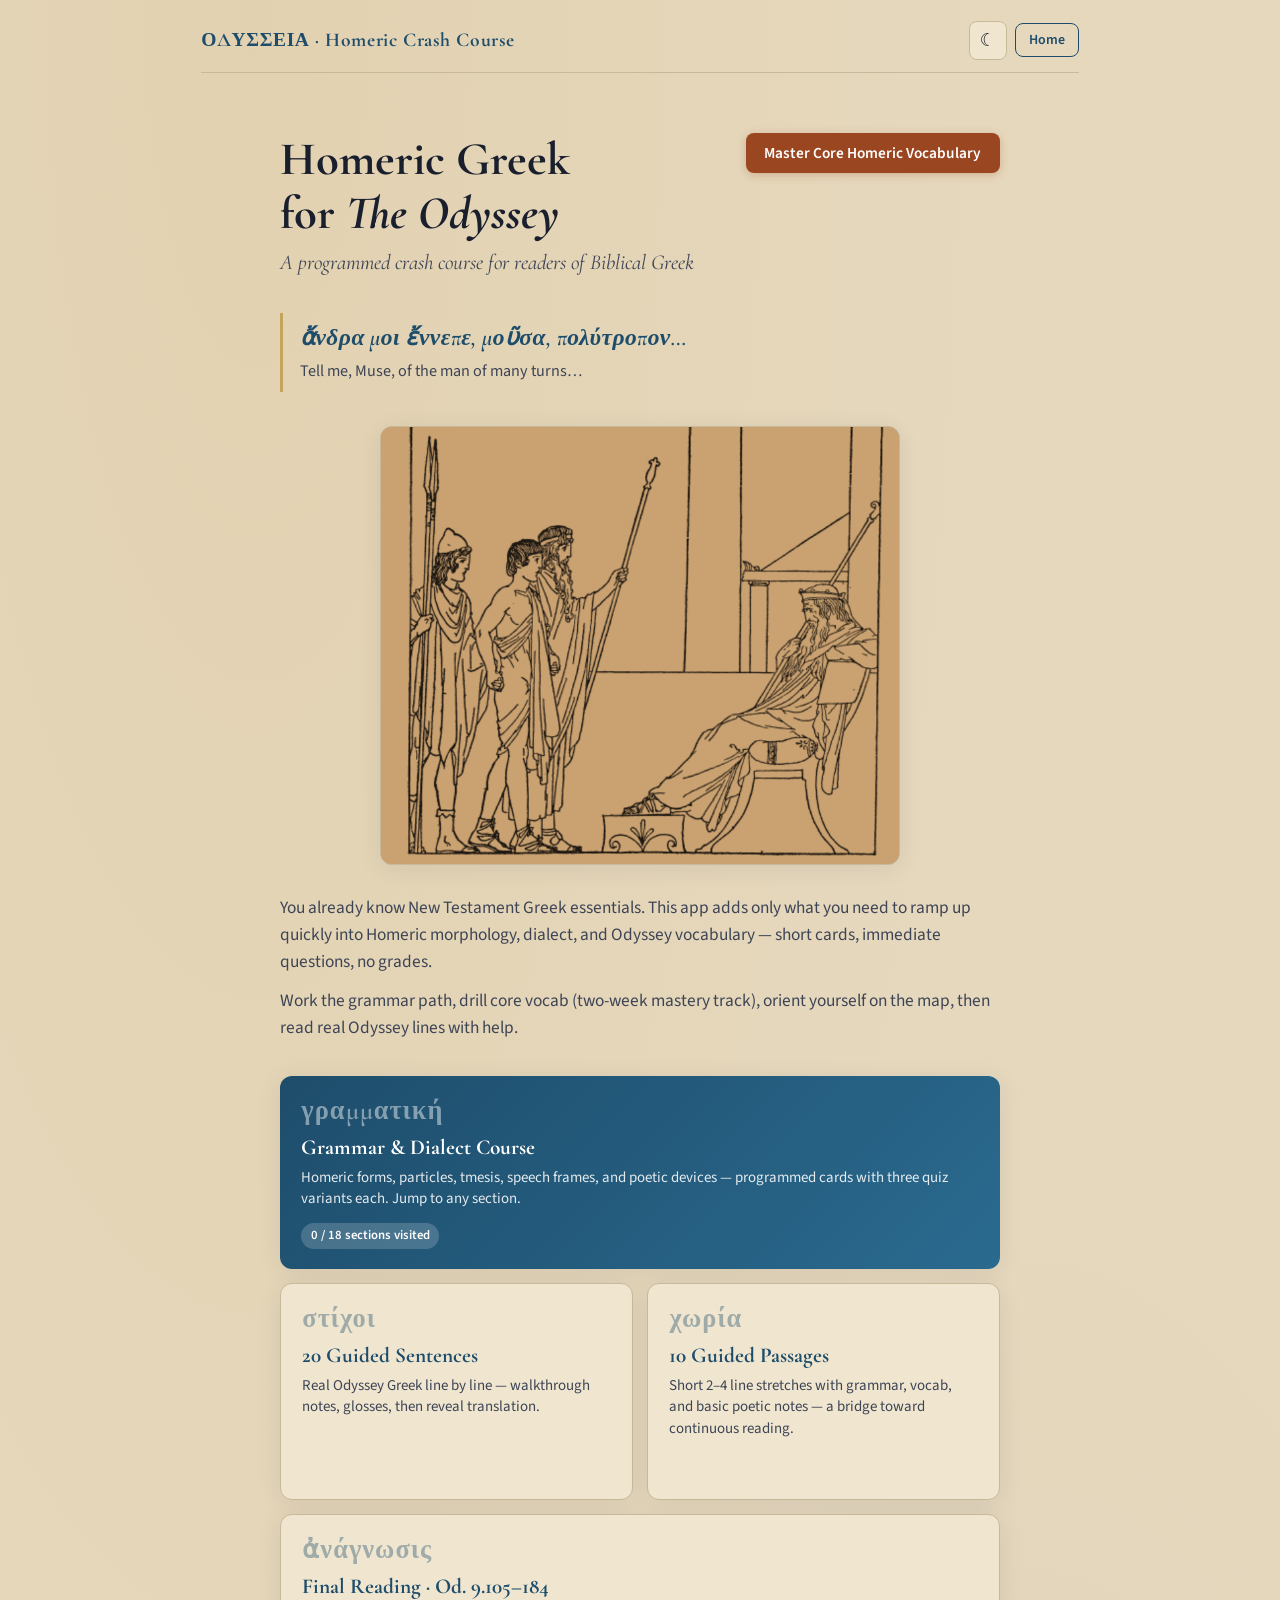
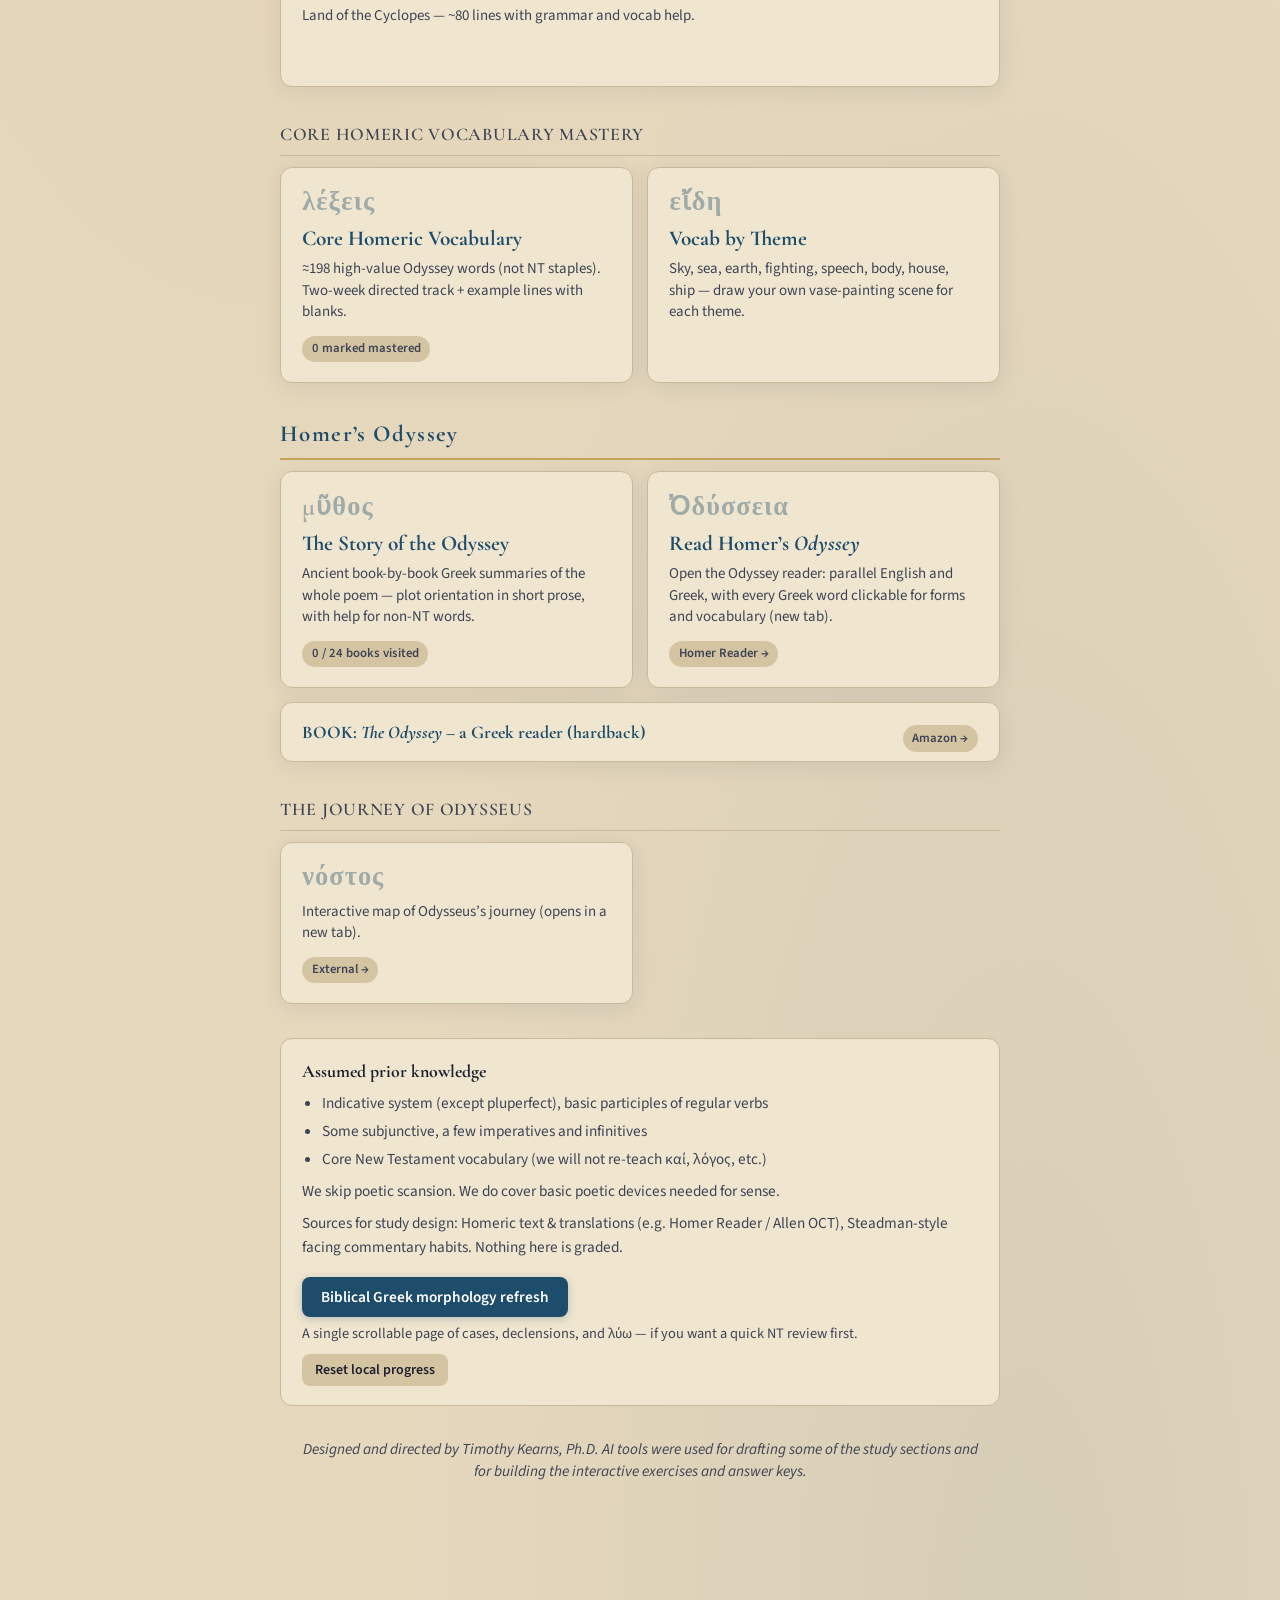
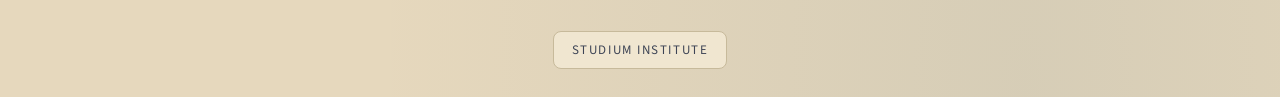
<file: index.html>
<!DOCTYPE html>
<html lang="en">
<head>
  <meta charset="UTF-8" />
  <meta name="viewport" content="width=device-width, initial-scale=1" />
  <title>Homeric Greek for The Odyssey — Crash Course for Biblical Greek Readers</title>
  <link rel="stylesheet" href="css/styles.css" />
  <link rel="preconnect" href="https://fonts.googleapis.com" />
  <link rel="preconnect" href="https://fonts.gstatic.com" crossorigin />
  <link href="https://fonts.googleapis.com/css2?family=Cormorant+Garamond:ital,wght@0,400;0,600;0,700;1,400&family=Source+Sans+3:wght@400;500;600;700&display=swap" rel="stylesheet" />
</head>
<body>
  <div id="app">
    <!-- Views injected by app.js -->
  </div>
  <div class="si-home"><a href="https://studiuminstitute.org">Studium Institute</a></div>

  <script src="js/storage.js"></script>
  <script src="js/data/grammar.js"></script>
  <script src="js/data/vocab.js"></script>
  <script src="js/data/thematic.js"></script>
  <script src="js/data/thematic-art.js"></script>
  <script src="js/data/map.js"></script>
  <script src="js/data/reading.js"></script>
  <script src="js/data/odyssey-story.js"></script>
  <script src="js/data/nt-refresh.js"></script>
  <script src="js/app.js"></script>
</body>
</html>
</file>
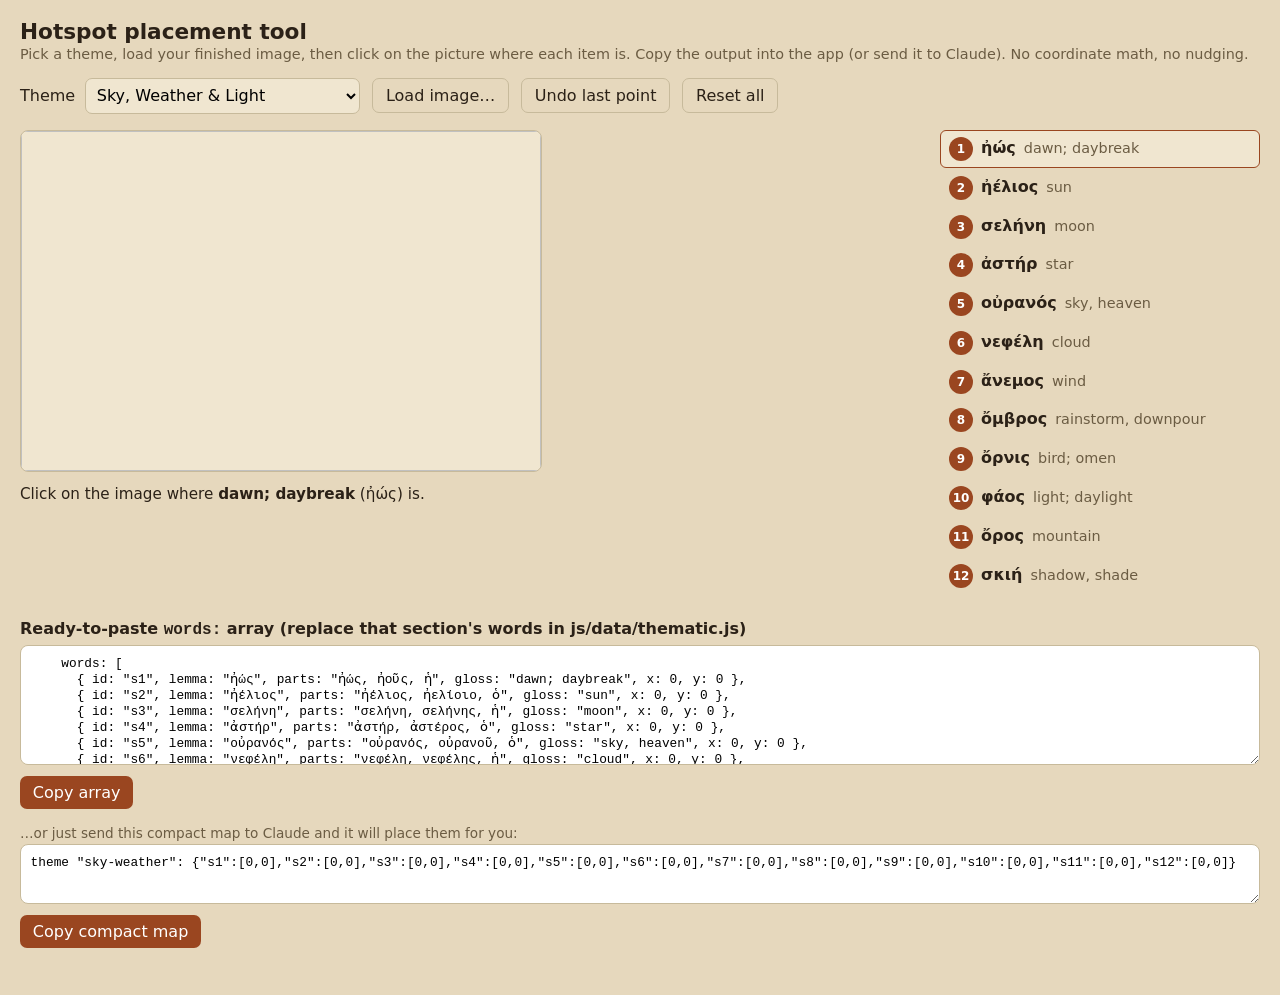
<file: hotspot-placement-tool.html>
<!doctype html>
<html lang="en">
<head>
<meta charset="utf-8">
<meta name="viewport" content="width=device-width, initial-scale=1">
<title>Hotspot Placement Tool — Homeric Grammar</title>
<style>
  :root{--ink:#2b2117;--tan:#e6d8bd;--card:#f0e6d0;--burnt:#9a4620;--mist:#c7ba9b;--soft:#6b5c43;}
  *{box-sizing:border-box;}
  body{margin:0;font-family:system-ui,Segoe UI,Roboto,sans-serif;background:var(--tan);color:var(--ink);padding:1rem 1.25rem 3rem;}
  h1{font-size:1.35rem;margin:.2rem 0 .1rem;}
  .sub{color:var(--soft);font-size:.9rem;margin:0 0 1rem;}
  .controls{display:flex;gap:.75rem;flex-wrap:wrap;align-items:center;margin-bottom:1rem;}
  select,input[type=file],button{font:inherit;}
  button{background:var(--burnt);color:#fff;border:none;border-radius:7px;padding:.45rem .8rem;cursor:pointer;}
  button.ghost{background:transparent;color:var(--ink);border:1.5px solid var(--mist);}
  select{padding:.4rem;border-radius:7px;border:1.5px solid var(--mist);background:var(--card);}
  .main{display:flex;gap:1.25rem;align-items:flex-start;flex-wrap:wrap;}
  .stage{flex:1 1 520px;min-width:320px;}
  #imgwrap{position:relative;display:inline-block;max-width:100%;border:1px solid var(--mist);border-radius:8px;overflow:hidden;background:var(--card);}
  #img{display:block;max-width:100%;height:auto;cursor:crosshair;}
  #img:not([src]){min-width:520px;min-height:340px;}
  #markers{position:absolute;inset:0;pointer-events:none;}
  .mk{position:absolute;transform:translate(-50%,-50%);width:26px;height:26px;border-radius:50%;background:var(--burnt);color:#fff;border:2px solid #f2e7cf;display:flex;align-items:center;justify-content:center;font-weight:700;font-size:13px;}
  .hint{font-size:.95rem;margin:.6rem 0;color:var(--ink);min-height:1.4em;}
  .side{flex:0 0 320px;max-width:360px;}
  ol{list-style:none;margin:0;padding:0;counter-reset:n;}
  ol li{display:flex;gap:.5rem;align-items:baseline;padding:.4rem .5rem;border-radius:6px;cursor:pointer;border:1px solid transparent;}
  ol li:hover{background:var(--card);}
  ol li.sel{border-color:var(--burnt);background:var(--card);}
  ol li.done{opacity:.62;}
  .n{display:inline-flex;width:1.5rem;height:1.5rem;flex:0 0 auto;align-items:center;justify-content:center;background:var(--burnt);color:#fff;border-radius:50%;font-size:.75rem;font-weight:700;}
  .gk{font-weight:700;}
  .en{color:var(--soft);font-size:.9rem;}
  .chk{color:#2f7d32;font-weight:700;}
  h3{margin:1.5rem 0 .4rem;font-size:1rem;}
  textarea{width:100%;min-height:120px;font-family:ui-monospace,Menlo,Consolas,monospace;font-size:.8rem;border:1.5px solid var(--mist);border-radius:8px;padding:.6rem;background:#fff;}
  .note{color:var(--soft);font-size:.85rem;margin:1rem 0 .2rem;}
  .row{display:flex;gap:.5rem;align-items:center;margin-top:.4rem;}
</style>
</head>
<body>
<h1>Hotspot placement tool</h1>
<p class="sub">Pick a theme, load your finished image, then click on the picture where each item is. Copy the output into the app (or send it to Claude). No coordinate math, no nudging.</p>
<div class="controls">
  <label>Theme &nbsp;<select id="theme"></select></label>
  <label class="ghostlabel"><button class="ghost" id="pick">Load image…</button><input type="file" id="file" accept="image/*" hidden></label>
  <button class="ghost" id="undo">Undo last point</button>
  <button class="ghost" id="reset">Reset all</button>
</div>
<div class="main">
  <div class="stage">
    <div id="imgwrap"><img id="img" alt=""><div id="markers"></div></div>
    <p class="hint" id="hint"></p>
  </div>
  <div class="side"><ol id="list"></ol></div>
</div>
<h3>Ready-to-paste <code>words:</code> array (replace that section's words in js/data/thematic.js)</h3>
<textarea id="out" readonly></textarea>
<div class="row"><button id="copy">Copy array</button></div>
<p class="note">…or just send this compact map to Claude and it will place them for you:</p>
<textarea id="out2" readonly style="min-height:60px"></textarea>
<div class="row"><button id="copy2">Copy compact map</button></div>

<script>
var DATA = [{"id":"sky-weather","title":"Sky, Weather & Light","words":[{"id":"s1","lemma":"ἠώς","parts":"ἠώς, ἠοῦς, ἡ","gloss":"dawn; daybreak"},{"id":"s2","lemma":"ἠέλιος","parts":"ἠέλιος, ἠελίοιο, ὁ","gloss":"sun"},{"id":"s3","lemma":"σελήνη","parts":"σελήνη, σελήνης, ἡ","gloss":"moon"},{"id":"s4","lemma":"ἀστήρ","parts":"ἀστήρ, ἀστέρος, ὁ","gloss":"star"},{"id":"s5","lemma":"οὐρανός","parts":"οὐρανός, οὐρανοῦ, ὁ","gloss":"sky, heaven"},{"id":"s6","lemma":"νεφέλη","parts":"νεφέλη, νεφέλης, ἡ","gloss":"cloud"},{"id":"s7","lemma":"ἄνεμος","parts":"ἄνεμος, ἀνέμου, ὁ","gloss":"wind"},{"id":"s8","lemma":"ὄμβρος","parts":"ὄμβρος, ὄμβρου, ὁ","gloss":"rainstorm, downpour"},{"id":"s9","lemma":"ὄρνις","parts":"ὄρνις, ὄρνιθος, ὁ/ἡ","gloss":"bird; omen"},{"id":"s10","lemma":"φάος","parts":"φάος, φάεος, τό","gloss":"light; daylight"},{"id":"s11","lemma":"ὄρος","parts":"ὄρος, ὄρεος, τό","gloss":"mountain"},{"id":"s12","lemma":"σκιή","parts":"σκιή, σκιῆς, ἡ","gloss":"shadow, shade"}]},{"id":"earth-plants","title":"Earth, Land & Growing Things","words":[{"id":"e1","lemma":"γαῖα","parts":"γαῖα, γαίης, ἡ","gloss":"earth, land"},{"id":"e2","lemma":"χθών","parts":"χθών, χθονός, ἡ","gloss":"ground, soil"},{"id":"e3","lemma":"ἄρουρα","parts":"ἄρουρα, ἀρούρης, ἡ","gloss":"ploughed field, tilth"},{"id":"e4","lemma":"ἄροτρον","parts":"ἄροτρον, ἀρότρου, τό","gloss":"plough"},{"id":"e5","lemma":"δένδρεον","parts":"δένδρεον, δενδρέου, τό","gloss":"tree"},{"id":"e6","lemma":"ὕλη","parts":"ὕλη, ὕλης, ἡ","gloss":"wood, forest; timber"},{"id":"e7","lemma":"καρπός","parts":"καρπός, καρποῦ, ὁ","gloss":"fruit; crop"},{"id":"e8","lemma":"ἄνθος","parts":"ἄνθος, ἄνθεος, τό","gloss":"flower, bloom"},{"id":"e9","lemma":"ἄμπελος","parts":"ἄμπελος, ἀμπέλου, ἡ","gloss":"vine"},{"id":"e10","lemma":"σταφυλή","parts":"σταφυλή, σταφυλῆς, ἡ","gloss":"bunch of grapes"},{"id":"e11","lemma":"κρήνη","parts":"κρήνη, κρήνης, ἡ","gloss":"spring, fountain"},{"id":"e12","lemma":"πέτρη","parts":"πέτρη, πέτρης, ἡ","gloss":"rock, crag"}]},{"id":"sea-water","title":"Sea, Water & Shore","words":[{"id":"w1","lemma":"θάλασσα","parts":"θάλασσα, θαλάσσης, ἡ","gloss":"sea"},{"id":"w2","lemma":"πόντος","parts":"πόντος, πόντου, ὁ","gloss":"open sea, the deep"},{"id":"w3","lemma":"ἅλς","parts":"ἅλς, ἁλός, ἡ","gloss":"the salt sea; (m.) salt"},{"id":"w4","lemma":"κῦμα","parts":"κῦμα, κύματος, τό","gloss":"wave, swell"},{"id":"w5","lemma":"ὕδωρ","parts":"ὕδωρ, ὕδατος, τό","gloss":"water"},{"id":"w6","lemma":"ποταμός","parts":"ποταμός, ποταμοῦ, ὁ","gloss":"river"},{"id":"w7","lemma":"πηγή","parts":"πηγή, πηγῆς, ἡ","gloss":"spring, source"},{"id":"w8","lemma":"νῆσος","parts":"νῆσος, νήσου, ἡ","gloss":"island"},{"id":"w9","lemma":"ἀκτή","parts":"ἀκτή, ἀκτῆς, ἡ","gloss":"headland, jutting shore"},{"id":"w10","lemma":"ἠιών","parts":"ἠιών, ἠιόνος, ἡ","gloss":"beach, strand"},{"id":"w11","lemma":"λιμήν","parts":"λιμήν, λιμένος, ὁ","gloss":"harbour, haven"},{"id":"w12","lemma":"σπέος","parts":"σπέος, σπείους, τό","gloss":"cave, grotto"},{"id":"w13","lemma":"ἰχθύς","parts":"ἰχθύς, ἰχθύος, ὁ","gloss":"fish"}]},{"id":"ship","title":"Ship & Voyage Gear","words":[{"id":"n1","lemma":"νηῦς","parts":"νηῦς, νηός, ἡ","gloss":"ship"},{"id":"n2","lemma":"ἱστός","parts":"ἱστός, ἱστοῦ, ὁ","gloss":"mast; (also) loom"},{"id":"n3","lemma":"ἱστίον","parts":"ἱστίον, ἱστίου, τό","gloss":"sail"},{"id":"n4","lemma":"κάλως","parts":"κάλως, κάλω, ὁ","gloss":"rope, cable, brace"},{"id":"n5","lemma":"ἐρετμόν","parts":"ἐρετμόν, ἐρετμοῦ, τό","gloss":"oar"},{"id":"n6","lemma":"πηδάλιον","parts":"πηδάλιον, πηδαλίου, τό","gloss":"steering-oar, rudder"},{"id":"n7","lemma":"πρῷρα","parts":"πρῷρα, πρῴρης, ἡ","gloss":"prow, bow"},{"id":"n8","lemma":"πρύμνη","parts":"πρύμνη, πρύμνης, ἡ","gloss":"stern"},{"id":"n9","lemma":"τρόπις","parts":"τρόπις, τρόπιος, ἡ","gloss":"keel"},{"id":"n10","lemma":"ζυγόν","parts":"ζυγόν, ζυγοῦ, τό","gloss":"rowing-bench, thwart; yoke"},{"id":"n11","lemma":"ἑταῖρος","parts":"ἑταῖρος, ἑταίρου, ὁ","gloss":"comrade, companion"},{"id":"n12","lemma":"πλέω","parts":"πλέω, πλεύσομαι, ἔπλευσα, πέπλευκα","gloss":"sail, voyage"},{"id":"n13","lemma":"ἐρέσσω","parts":"ἐρέσσω, ἐρέσω, ἤρεσα","gloss":"row"}]},{"id":"fighting","title":"Fighting, Arms & Death","words":[{"id":"f1","lemma":"κόρυς","parts":"κόρυς, κόρυθος, ἡ","gloss":"helmet"},{"id":"f2","lemma":"θώρηξ","parts":"θώρηξ, θώρηκος, ὁ","gloss":"breastplate, corslet"},{"id":"f3","lemma":"ἀσπίς","parts":"ἀσπίς, ἀσπίδος, ἡ","gloss":"shield"},{"id":"f4","lemma":"ἔγχος","parts":"ἔγχος, ἔγχεος, τό","gloss":"spear"},{"id":"f5","lemma":"δόρυ","parts":"δόρυ, δούρατος, τό","gloss":"spear-shaft; beam of wood"},{"id":"f6","lemma":"ξίφος","parts":"ξίφος, ξίφεος, τό","gloss":"sword"},{"id":"f7","lemma":"τόξον","parts":"τόξον, τόξου, τό","gloss":"bow"},{"id":"f8","lemma":"ἰός","parts":"ἰός, ἰοῦ, ὁ","gloss":"arrow"},{"id":"f9","lemma":"χαλκός","parts":"χαλκός, χαλκοῦ, ὁ","gloss":"bronze; a bronze weapon"},{"id":"f10","lemma":"βάλλω","parts":"βάλλω, βαλέω, ἔβαλον, βέβληκα","gloss":"throw, hurl; strike with a missile"},{"id":"f11","lemma":"κτείνω","parts":"κτείνω, κτενέω, ἔκτανον, ἔκτονα","gloss":"kill, slay"},{"id":"f12","lemma":"θνῄσκω","parts":"θνῄσκω, θανέομαι, ἔθανον, τέθνηκα","gloss":"die; be killed"},{"id":"f13","lemma":"φεύγω","parts":"φεύγω, φεύξομαι, ἔφυγον, πέφευγα","gloss":"flee, run away; escape"},{"id":"f14","lemma":"θέω","parts":"θέω, θεύσομαι","gloss":"run"}]},{"id":"speaking","title":"Speaking, Singing & Counsel","words":[{"id":"p1","lemma":"ἔπος","parts":"ἔπος, ἔπεος, τό","gloss":"word; utterance"},{"id":"p2","lemma":"μῦθος","parts":"μῦθος, μύθου, ὁ","gloss":"speech, formal statement; plan"},{"id":"p3","lemma":"φωνή","parts":"φωνή, φωνῆς, ἡ","gloss":"voice; sound of speech"},{"id":"p4","lemma":"σκῆπτρον","parts":"σκῆπτρον, σκήπτρου, τό","gloss":"staff, sceptre (held by the speaker)"},{"id":"p5","lemma":"ἀγορή","parts":"ἀγορή, ἀγορῆς, ἡ","gloss":"assembly; place of assembly"},{"id":"p6","lemma":"θρόνος","parts":"θρόνος, θρόνου, ὁ","gloss":"seat, chair of honour"},{"id":"p7","lemma":"ἀοιδός","parts":"ἀοιδός, ἀοιδοῦ, ὁ","gloss":"singer, bard"},{"id":"p8","lemma":"φόρμιγξ","parts":"φόρμιγξ, φόρμιγγος, ἡ","gloss":"lyre, phorminx"},{"id":"p9","lemma":"ἀοιδή","parts":"ἀοιδή, ἀοιδῆς, ἡ","gloss":"song, singing"},{"id":"p10","lemma":"φημί","parts":"φημί, φήσω, ἔφησα / ἔφην","gloss":"say, speak; assert"},{"id":"p11","lemma":"ἀκούω","parts":"ἀκούω, ἀκούσομαι, ἤκουσα, ἀκήκοα","gloss":"hear; listen to"},{"id":"p12","lemma":"ἀείδω","parts":"ἀείδω, ἀείσομαι, ἄεισα","gloss":"sing; sing of"},{"id":"p13","lemma":"γέρων","parts":"γέρων, γέροντος, ὁ","gloss":"old man; elder"}]},{"id":"body","title":"The Body","words":[{"id":"b1","lemma":"κεφαλή","parts":"κεφαλή, κεφαλῆς, ἡ","gloss":"head"},{"id":"b2","lemma":"κόμη","parts":"κόμη, κόμης, ἡ","gloss":"hair; locks"},{"id":"b3","lemma":"ὄμμα","parts":"ὄμμα, ὄμματος, τό","gloss":"eye; (pl.) eyes, look"},{"id":"b4","lemma":"οὖς","parts":"οὖς, οὔατος, τό","gloss":"ear"},{"id":"b5","lemma":"ῥίς","parts":"ῥίς, ῥινός, ἡ","gloss":"nose; (pl.) nostrils"},{"id":"b6","lemma":"στόμα","parts":"στόμα, στόματος, τό","gloss":"mouth"},{"id":"b7","lemma":"αὐχήν","parts":"αὐχήν, αὐχένος, ὁ","gloss":"neck, throat"},{"id":"b8","lemma":"ὦμος","parts":"ὦμος, ὤμου, ὁ","gloss":"shoulder"},{"id":"b9","lemma":"στῆθος","parts":"στῆθος, στήθεος, τό","gloss":"chest, breast"},{"id":"b10","lemma":"νηδύς","parts":"νηδύς, νηδύος, ἡ","gloss":"belly, stomach"},{"id":"b11","lemma":"χείρ","parts":"χείρ, χειρός, ἡ","gloss":"hand; arm"},{"id":"b12","lemma":"δάκτυλος","parts":"δάκτυλος, δακτύλου, ὁ","gloss":"finger; toe"},{"id":"b13","lemma":"γόνυ","parts":"γόνυ, γούνατος, τό","gloss":"knee"},{"id":"b14","lemma":"πούς","parts":"πούς, ποδός, ὁ","gloss":"foot"}]},{"id":"house","title":"House & Hall","words":[{"id":"h1","lemma":"δόμος","parts":"δόμος, δόμου, ὁ","gloss":"house, dwelling"},{"id":"h2","lemma":"ὄροφος","parts":"ὄροφος, ὀρόφου, ὁ","gloss":"roof; thatch"},{"id":"h3","lemma":"τοῖχος","parts":"τοῖχος, τοίχου, ὁ","gloss":"wall (of a house)"},{"id":"h4","lemma":"κίων","parts":"κίων, κίονος, ὁ/ἡ","gloss":"pillar, column"},{"id":"h5","lemma":"μέγαρον","parts":"μέγαρον, μεγάρου, τό","gloss":"great hall; (pl.) the house"},{"id":"h6","lemma":"θύρη","parts":"θύρη, θύρης, ἡ","gloss":"door"},{"id":"h7","lemma":"σταθμός","parts":"σταθμός, σταθμοῦ, ὁ","gloss":"doorpost; steading"},{"id":"h8","lemma":"οὐδός","parts":"οὐδός, οὐδοῦ, ὁ","gloss":"threshold"},{"id":"h9","lemma":"θάλαμος","parts":"θάλαμος, θαλάμου, ὁ","gloss":"inner chamber, bedroom"},{"id":"h10","lemma":"λέχος","parts":"λέχος, λέχεος, τό","gloss":"bed, couch"},{"id":"h11","lemma":"αὐλή","parts":"αὐλή, αὐλῆς, ἡ","gloss":"courtyard, enclosure"},{"id":"h12","lemma":"ἐσχάρη","parts":"ἐσχάρη, ἐσχάρης, ἡ","gloss":"hearth; fireplace"},{"id":"h13","lemma":"πῦρ","parts":"πῦρ, πυρός, τό","gloss":"fire"}]},{"id":"feast","title":"Feast & Hospitality","words":[{"id":"d1","lemma":"δαίς","parts":"δαίς, δαιτός, ἡ","gloss":"feast, banquet; portion"},{"id":"d2","lemma":"τράπεζα","parts":"τράπεζα, τραπέζης, ἡ","gloss":"table"},{"id":"d3","lemma":"κρητήρ","parts":"κρητήρ, κρητῆρος, ὁ","gloss":"mixing-bowl (for wine)"},{"id":"d4","lemma":"δέπας","parts":"δέπας, δέπαος, τό","gloss":"cup, goblet"},{"id":"d5","lemma":"οἶνος","parts":"οἶνος, οἴνου, ὁ","gloss":"wine"},{"id":"d6","lemma":"σῖτος","parts":"σῖτος, σίτου, ὁ","gloss":"grain; bread, food"},{"id":"d7","lemma":"κρέας","parts":"κρέας, κρέως, τό","gloss":"meat, flesh"},{"id":"d8","lemma":"ὀβελός","parts":"ὀβελός, ὀβελοῦ, ὁ","gloss":"spit (for roasting)"},{"id":"d9","lemma":"δόρπον","parts":"δόρπον, δόρπου, τό","gloss":"supper, evening meal"},{"id":"d10","lemma":"ξεῖνος","parts":"ξεῖνος, ξείνου, ὁ","gloss":"guest, host; stranger"},{"id":"d11","lemma":"κῆρυξ","parts":"κῆρυξ, κήρυκος, ὁ","gloss":"herald, messenger"},{"id":"d12","lemma":"ἔδω","parts":"ἔδω, ἔδομαι, ἔφαγον, ἐδήδοκα","gloss":"eat, devour"},{"id":"d13","lemma":"πίνω","parts":"πίνω, πίομαι, ἔπιον, πέπωκα","gloss":"drink"}]},{"id":"gods","title":"Gods, Fate & Sacrifice","words":[{"id":"g1","lemma":"θεός","parts":"θεός, θεοῦ, ὁ/ἡ","gloss":"god, goddess"},{"id":"g2","lemma":"αἰγίς","parts":"αἰγίς, αἰγίδος, ἡ","gloss":"aegis (the god's storm-shield)"},{"id":"g3","lemma":"βωμός","parts":"βωμός, βωμοῦ, ὁ","gloss":"altar"},{"id":"g4","lemma":"πῦρ","parts":"πῦρ, πυρός, τό","gloss":"fire"},{"id":"g5","lemma":"καπνός","parts":"καπνός, καπνοῦ, ὁ","gloss":"smoke"},{"id":"g6","lemma":"ἑκατόμβη","parts":"ἑκατόμβη, ἑκατόμβης, ἡ","gloss":"hecatomb, great sacrifice of oxen"},{"id":"g7","lemma":"βοῦς","parts":"βοῦς, βοός, ὁ/ἡ","gloss":"ox, cow"},{"id":"g8","lemma":"κέρας","parts":"κέρας, κέραος, τό","gloss":"horn"},{"id":"g9","lemma":"σπονδή","parts":"σπονδή, σπονδῆς, ἡ","gloss":"libation, drink-offering"},{"id":"g10","lemma":"ἱερεύς","parts":"ἱερεύς, ἱερῆος, ὁ","gloss":"priest"},{"id":"g11","lemma":"εὔχομαι","parts":"εὔχομαι, εὔξομαι, εὐξάμην","gloss":"pray; boast, declare"},{"id":"g12","lemma":"θύω","parts":"θύω, θύσω, ἔθυσα, τέθυκα","gloss":"sacrifice, offer up"},{"id":"g13","lemma":"ῥέζω","parts":"ῥέζω, ῥέξω, ἔρεξα","gloss":"do, perform; offer sacrifice"}]},{"id":"people","title":"Household, Kin & Rank","words":[{"id":"k1","lemma":"ἀνήρ","parts":"ἀνήρ, ἀνδρός, ὁ","gloss":"man; husband"},{"id":"k2","lemma":"γυνή","parts":"γυνή, γυναικός, ἡ","gloss":"woman; wife"},{"id":"k3","lemma":"παῖς","parts":"παῖς, παιδός, ὁ/ἡ","gloss":"child; son, daughter"},{"id":"k4","lemma":"πατήρ","parts":"πατήρ, πατρός, ὁ","gloss":"father"},{"id":"k5","lemma":"μήτηρ","parts":"μήτηρ, μητρός, ἡ","gloss":"mother"},{"id":"k6","lemma":"υἱός","parts":"υἱός, υἱοῦ, ὁ","gloss":"son"},{"id":"k7","lemma":"γέρων","parts":"γέρων, γέροντος, ὁ","gloss":"old man; elder"},{"id":"k8","lemma":"ἄναξ","parts":"ἄναξ, ἄνακτος, ὁ","gloss":"lord, master"},{"id":"k9","lemma":"βασιλεύς","parts":"βασιλεύς, βασιλῆος, ὁ","gloss":"king, chieftain"},{"id":"k10","lemma":"δμωή","parts":"δμωή, δμωῆς, ἡ","gloss":"handmaid, female servant"},{"id":"k11","lemma":"μνηστήρ","parts":"μνηστήρ, μνηστῆρος, ὁ","gloss":"suitor, wooer"},{"id":"k12","lemma":"ἑταῖρος","parts":"ἑταῖρος, ἑταίρου, ὁ","gloss":"comrade, companion"},{"id":"k13","lemma":"λαός","parts":"λαός, λαοῦ, ὁ","gloss":"people, host, war-band"}]},{"id":"craft","title":"Craft, Cloth & Time","words":[{"id":"c1","lemma":"ἱστός","parts":"ἱστός, ἱστοῦ, ὁ","gloss":"loom; (also) mast"},{"id":"c2","lemma":"ὑφαίνω","parts":"ὑφαίνω, ὑφανέω, ὕφηνα","gloss":"weave; devise, contrive"},{"id":"c3","lemma":"φᾶρος","parts":"φᾶρος, φάρεος, τό","gloss":"large cloth, mantle, shroud"},{"id":"c4","lemma":"πέπλος","parts":"πέπλος, πέπλου, ὁ","gloss":"robe, woven garment"},{"id":"c5","lemma":"ἠλακάτη","parts":"ἠλακάτη, ἠλακάτης, ἡ","gloss":"distaff; spindle"},{"id":"c6","lemma":"τέκτων","parts":"τέκτων, τέκτονος, ὁ","gloss":"carpenter, craftsman"},{"id":"c7","lemma":"πέλεκυς","parts":"πέλεκυς, πελέκεος, ὁ","gloss":"axe"},{"id":"c8","lemma":"σκέπαρνον","parts":"σκέπαρνον, σκεπάρνου, τό","gloss":"adze"},{"id":"c9","lemma":"τέρετρον","parts":"τέρετρον, τερέτρου, τό","gloss":"auger, drill"},{"id":"c10","lemma":"ξύλον","parts":"ξύλον, ξύλου, τό","gloss":"wood, timber; log"},{"id":"c11","lemma":"τεύχω","parts":"τεύχω, τεύξω, ἔτευξα, τέτευχα","gloss":"make, build; bring about"},{"id":"c12","lemma":"ἦμαρ","parts":"ἦμαρ, ἤματος, τό","gloss":"day"},{"id":"c13","lemma":"νύξ","parts":"νύξ, νυκτός, ἡ","gloss":"night"}]}];
var themeSel=document.getElementById('theme');
var fileIn=document.getElementById('file');
var img=document.getElementById('img');
var markers=document.getElementById('markers');
var listEl=document.getElementById('list');
var hint=document.getElementById('hint');
var out=document.getElementById('out');
var out2=document.getElementById('out2');
var cur=null;
function esc(s){return String(s).replace(/&/g,'&amp;').replace(/</g,'&lt;').replace(/>/g,'&gt;');}
function q(s){return String(s).split('"').join("'");}
function initTheme(key){var t=DATA.find(function(d){return d.id===key;});cur={def:t,placed:{},order:[],sel:0};renderList();renderMarkers();updateOut();setHint();}
function setHint(){var w=cur.def.words[cur.sel];if(!w){hint.textContent='All points placed. Click a word on the right to re-place it.';return;}hint.innerHTML='Click on the image where <b>'+esc(w.gloss)+'</b> ('+esc(w.lemma)+') is.';}
function renderList(){listEl.innerHTML='';cur.def.words.forEach(function(w,i){var li=document.createElement('li');var placed=cur.placed[w.id];li.className=(i===cur.sel?'sel ':'')+(placed?'done':'');li.innerHTML='<span class="n">'+(i+1)+'</span> <span class="gk">'+esc(w.lemma)+'</span> <span class="en">'+esc(w.gloss)+'</span>'+(placed?' <span class="chk">check</span>':'');li.onclick=function(){cur.sel=i;setHint();renderList();};listEl.appendChild(li);});}
function renderMarkers(){markers.innerHTML='';cur.def.words.forEach(function(w,i){var p=cur.placed[w.id];if(!p)return;var d=document.createElement('div');d.className='mk';d.style.left=p.x+'%';d.style.top=p.y+'%';d.textContent=(i+1);markers.appendChild(d);});}
img.addEventListener('click',function(ev){if(!cur||!img.getAttribute('src'))return;var w=cur.def.words[cur.sel];if(!w)return;var r=img.getBoundingClientRect();var x=((ev.clientX-r.left)/r.width)*100;var y=((ev.clientY-r.top)/r.height)*100;x=Math.max(0,Math.min(100,x));y=Math.max(0,Math.min(100,y));if(!cur.placed[w.id])cur.order.push(w.id);cur.placed[w.id]={x:x,y:y};var next=-1;for(var k=0;k<cur.def.words.length;k++){if(!cur.placed[cur.def.words[k].id]){next=k;break;}}if(next!==-1)cur.sel=next;renderList();renderMarkers();updateOut();setHint();});
document.getElementById('undo').onclick=function(){var id=cur.order.pop();if(!id)return;delete cur.placed[id];for(var k=0;k<cur.def.words.length;k++){if(cur.def.words[k].id===id)cur.sel=k;}renderList();renderMarkers();updateOut();setHint();};
document.getElementById('reset').onclick=function(){cur.placed={};cur.order=[];cur.sel=0;renderList();renderMarkers();updateOut();setHint();};
function updateOut(){var lines=cur.def.words.map(function(w){var p=cur.placed[w.id]||{x:0,y:0};return '      { id: "'+w.id+'", lemma: "'+q(w.lemma)+'", parts: "'+q(w.parts)+'", gloss: "'+q(w.gloss)+'", x: '+Math.round(p.x)+', y: '+Math.round(p.y)+' }';});out.value='    words: [\n'+lines.join(',\n')+'\n    ],';var comp=cur.def.words.map(function(w){var p=cur.placed[w.id]||{x:0,y:0};return '"'+w.id+'":['+Math.round(p.x)+','+Math.round(p.y)+']';});out2.value='theme "'+cur.def.id+'": {'+comp.join(',')+'}';}
themeSel.onchange=function(){initTheme(themeSel.value);};
document.getElementById('pick').onclick=function(){fileIn.click();};
fileIn.onchange=function(e){var f=e.target.files[0];if(!f)return;img.src=URL.createObjectURL(f);};
document.getElementById('copy').onclick=function(){out.select();document.execCommand('copy');};
document.getElementById('copy2').onclick=function(){out2.select();document.execCommand('copy');};
DATA.forEach(function(d){var o=document.createElement('option');o.value=d.id;o.textContent=d.title;themeSel.appendChild(o);});
initTheme(DATA[0].id);
</script>
</body>
</html>
</file>
<file: css/styles.css>
/* Homeric Odyssey Crash Course — styles */
:root {
  --ink: #1a1f2e;
  --ink-soft: #3d4455;
  --parchment: #e6d8bd;
  --parchment-deep: #d5c4a1;
  --cream: #eee2c9;
  --sea: #1e4d6b;
  --sea-mid: #2a6a8f;
  --sea-light: #3d8bb0;
  --terracotta: #b54a2e;
  --terracotta-soft: #c96b52;
  /* subdued, darker burnt orange — accent buttons & numbered markers */
  --burnt: #9a4620;
  --burnt-soft: #b25c33;
  --gold: #c4a35a;
  --gold-dim: #a88b45;
  --sage: #5a7a5e;
  --mist: #c7ba9b;
  --card: #f0e6d0;
  --shadow: 0 4px 24px rgba(26, 31, 46, 0.08);
  --shadow-lg: 0 12px 40px rgba(26, 31, 46, 0.12);
  --radius: 12px;
  --font-display: "Cormorant Garamond", "Times New Roman", serif;
  --font-body: "Source Sans 3", system-ui, sans-serif;
  --greek: "Cormorant Garamond", "Times New Roman", "Palatino Linotype", serif;
}

*, *::before, *::after { box-sizing: border-box; margin: 0; padding: 0; }

html { font-size: 17px; scroll-behavior: smooth; }
.si-home{text-align:center;padding:18px 12px 28px;font-size:13px;letter-spacing:.12em;text-transform:uppercase}
.si-home a{display:inline-block;padding:8px 18px;border:1px solid var(--mist);border-radius:8px;background:var(--card);color:var(--ink-soft);text-decoration:none}
.si-home a:hover{color:var(--ink);border-color:var(--ink-soft)}

body {
  font-family: var(--font-body);
  background: var(--parchment);
  color: var(--ink);
  line-height: 1.55;
  min-height: 100vh;
  background-image:
    radial-gradient(ellipse at 20% 0%, rgba(196, 163, 90, 0.12) 0%, transparent 50%),
    radial-gradient(ellipse at 80% 100%, rgba(30, 77, 107, 0.08) 0%, transparent 45%);
}

button {
  font-family: inherit;
  cursor: pointer;
  border: none;
  background: none;
}

a { color: var(--sea); }

.greek {
  font-family: var(--greek);
  font-size: 1.15em;
  font-weight: 600;
  letter-spacing: 0.02em;
}

/* ——— Layout shell ——— */
/* Guarantee the app never exceeds the viewport width, so it always sits
   centred with no horizontal scrolling. */
html, body {
  max-width: 100%;
  overflow-x: hidden;
}

.app-shell {
  width: 100%;
  max-width: 920px;
  margin: 0 auto;
  padding: 1.25rem 1.25rem 4rem;
  min-height: 100vh;
}

/* Media and wide blocks stay within their column */
img, svg, video, canvas { max-width: 100%; height: auto; }

/* Wide tables scroll inside themselves instead of stretching the page */
.lesson-body table,
.nt-table {
  display: block;
  width: 100%;
  max-width: 100%;
  overflow-x: auto;
  -webkit-overflow-scrolling: touch;
}

.topbar {
  display: flex;
  align-items: center;
  justify-content: space-between;
  gap: 1rem;
  margin-bottom: 1.5rem;
  padding-bottom: 0.75rem;
  border-bottom: 1px solid var(--mist);
}

.topbar-brand {
  font-family: var(--font-display);
  font-size: 1.15rem;
  font-weight: 700;
  color: var(--sea);
  letter-spacing: 0.03em;
  cursor: pointer;
}

.topbar-brand:hover { color: var(--sea-mid); }

.topbar-actions { display: flex; gap: 0.5rem; flex-wrap: wrap; align-items: center; }

.btn {
  display: inline-flex;
  align-items: center;
  justify-content: center;
  gap: 0.4rem;
  padding: 0.55rem 1.1rem;
  border-radius: 8px;
  font-size: 0.9rem;
  font-weight: 600;
  transition: background 0.15s, transform 0.1s, box-shadow 0.15s;
}

.btn:active { transform: scale(0.98); }

.btn-primary {
  background: var(--sea);
  color: white;
  box-shadow: 0 2px 8px rgba(30, 77, 107, 0.25);
}
.btn-primary:hover { background: var(--sea-mid); }

.btn-accent {
  background: var(--burnt);
  color: white;
  box-shadow: 0 2px 8px rgba(154, 70, 32, 0.28);
}
.btn-accent:hover { background: var(--burnt-soft); }

.btn-ghost {
  background: transparent;
  color: var(--sea);
  border: 1.5px solid var(--sea);
}
.btn-ghost:hover { background: rgba(30, 77, 107, 0.06); }

.btn-soft {
  background: var(--parchment-deep);
  color: var(--ink);
}
.btn-soft:hover { background: var(--mist); }

.btn-sm { padding: 0.35rem 0.75rem; font-size: 0.82rem; }

.btn:disabled {
  opacity: 0.45;
  cursor: not-allowed;
  transform: none;
}

/* ——— Welcome ——— */
.welcome {
  max-width: 720px;
  margin: 0 auto;
  padding: 2rem 0 3rem;
}

.welcome-header {
  display: flex;
  justify-content: space-between;
  align-items: flex-start;
  gap: 1rem;
  margin-bottom: 2rem;
}

.welcome-title-block h1 {
  font-family: var(--font-display);
  font-size: clamp(2rem, 5vw, 2.75rem);
  font-weight: 700;
  color: var(--ink);
  line-height: 1.15;
  margin-bottom: 0.35rem;
}

.welcome-title-block h1 em {
  font-style: italic;
  font-weight: 700;
}

.welcome-title-block .subtitle {
  font-family: var(--font-display);
  font-size: 1.25rem;
  font-style: italic;
  color: var(--ink-soft);
}

.welcome-epigraph {
  font-family: var(--font-display);
  font-size: 1.2rem;
  font-style: italic;
  color: var(--sea);
  border-left: 3px solid var(--gold);
  padding: 0.5rem 0 0.5rem 1rem;
  margin: 1.5rem 0 2rem;
  line-height: 1.4;
}

.welcome-epigraph .trans {
  display: block;
  font-size: 0.95rem;
  font-style: normal;
  color: var(--ink-soft);
  margin-top: 0.35rem;
  font-family: var(--font-body);
}

.welcome-art {
  margin: 0 auto 1.75rem;
  border-radius: var(--radius);
  overflow: hidden;
  border: 1px solid var(--mist);
  box-shadow: var(--shadow);
  background: #c4a478; /* medium tan — matches image fill */
  max-width: 520px;
  text-align: center;
}

.welcome-art img {
  display: block;
  width: 100%;
  height: auto;
  margin: 0 auto;
  vertical-align: middle;
}

.thematic-home-title {
  font-family: var(--font-display);
  font-size: 1.85rem;
  text-align: center;
  margin-bottom: 1rem;
}

.theme-art {
  margin: 0 auto 1.25rem;
  border-radius: var(--radius);
  overflow: hidden;
  border: 1px solid var(--mist);
  box-shadow: var(--shadow);
  background: #c4a478;
  max-width: 640px;
  text-align: center;
}

.theme-art img {
  display: block;
  width: 100%;
  height: auto;
  margin: 0 auto;
  vertical-align: middle;
}

.thematic-home-lead {
  text-align: center;
  max-width: 36rem;
  margin: 0 auto 0.75rem;
  line-height: 1.5;
}

.thematic-home-lead + .theme-grid {
  margin-top: 1.25rem;
}

.welcome-intro {
  color: var(--ink-soft);
  margin-bottom: 2rem;
  font-size: 1.02rem;
}

.welcome-intro p + p { margin-top: 0.75rem; }

.module-grid {
  display: grid;
  grid-template-columns: 1fr;
  gap: 0.85rem;
  margin-bottom: 2rem;
  align-items: stretch;
}

@media (min-width: 560px) {
  .module-grid { grid-template-columns: 1fr 1fr; }
}

.module-card {
  background: var(--card);
  border: 1px solid var(--mist);
  border-radius: var(--radius);
  padding: 1.15rem 1.25rem;
  box-shadow: var(--shadow);
  text-align: left;
  transition: border-color 0.15s, box-shadow 0.15s, transform 0.12s;
  cursor: pointer;
  width: 100%;
  height: 100%;
  display: flex;
  flex-direction: column;
  align-items: stretch;
  /* Match <button> and <a> cards: UA button styles otherwise shift type */
  font: inherit;
  color: inherit;
  appearance: none;
  -webkit-appearance: none;
  box-sizing: border-box;
}

a.module-card,
a.module-card--link {
  text-decoration: none;
  color: inherit;
}

button.module-card {
  /* Same box model as link cards (some UAs add extra button padding) */
  margin: 0;
}

.module-card:hover {
  border-color: var(--sea-light);
  box-shadow: var(--shadow-lg);
  transform: translateY(-2px);
}

.module-card .mod-icon {
  font-size: 1.5rem;
  margin-bottom: 0.4rem;
  line-height: 1;
}

.module-card h3 {
  font-family: var(--font-display);
  font-size: 1.25rem;
  font-weight: 700;
  margin: 0 0 0.3rem;
  color: var(--sea);
  line-height: 1.3;
}

.module-card p {
  font-size: 0.88rem;
  color: var(--ink-soft);
  line-height: 1.45;
  flex: 1 1 auto;
  margin: 0;
}

.module-card.featured {
  grid-column: 1 / -1;
  background: linear-gradient(135deg, #1e4d6b 0%, #2a6a8f 100%);
  border: none;
  color: white;
}

.module-card.featured h3 { color: white; }
.module-card.featured p { color: rgba(255,255,255,0.88); }
.module-card.featured:hover {
  border-color: transparent;
  background: linear-gradient(135deg, #163d58 0%, #1f5a7a 100%);
  box-shadow: 0 12px 40px rgba(30, 77, 107, 0.4);
  color: white;
}

/* Full-width thin book link under the Odyssey pair */
.module-card--book-bar {
  grid-column: 1 / -1;
  flex-direction: row;
  align-items: center;
  justify-content: space-between;
  gap: 0.75rem 1rem;
  padding: 0.55rem 1.25rem;
  min-height: 0;
  height: auto;
}

.module-card--book-bar .book-bar-label {
  font-family: var(--font-display);
  font-size: 1.05rem;
  font-weight: 700;
  color: var(--sea);
  line-height: 1.3;
}

.module-card--book-bar .book-bar-label em {
  font-style: italic;
  font-weight: 700;
}

.module-card--book-bar .progress-pill {
  margin-top: 0;
  flex-shrink: 0;
}

/* Full-width secondary reading card under the sentence/passage pair */
.module-card.featured-sub {
  grid-column: 1 / -1;
}

.home-section-label {
  font-family: var(--font-display);
  font-size: 1.05rem;
  font-weight: 600;
  letter-spacing: 0.04em;
  text-transform: uppercase;
  color: var(--ink-soft);
  margin: 1.75rem 0 0.65rem;
  padding-bottom: 0.35rem;
  border-bottom: 1px solid var(--mist);
}

.home-section-label--odyssey {
  font-size: 1.35rem;
  letter-spacing: 0.06em;
  text-transform: none;
  color: var(--sea);
  border-bottom-color: var(--gold);
  border-bottom-width: 2px;
  font-weight: 700;
}

.module-card--nostos {
  text-align: left;
  align-items: stretch;
}

.module-card--nostos .mod-greek--solo {
  font-size: 2.4rem;
  opacity: 0.42;
  margin: 0.15rem 0 0.55rem;
  color: var(--sea);
  font-weight: 700;
  letter-spacing: 0.06em;
  text-align: left;
}

.module-card--nostos p {
  text-align: left;
  max-width: none;
}

.module-card--nostos .progress-pill {
  align-self: flex-start;
}

.reading-line--unit {
  margin-bottom: 1.25rem;
}

.grk-block--passage {
  white-space: pre-line;
  font-size: 1.15rem;
  line-height: 1.55;
}

.poetic-notes {
  margin-top: 0.55rem;
  padding-top: 0.45rem;
  border-top: 1px dashed var(--mist);
}

.module-card .progress-pill {
  display: inline-flex;
  align-items: center;
  align-self: flex-start;
  margin-top: 0.75rem;
  min-height: 1.45rem;
  font-size: 0.75rem;
  font-weight: 600;
  padding: 0.2rem 0.55rem;
  border-radius: 999px;
  background: var(--parchment-deep);
  color: var(--ink-soft);
}

.module-card .progress-pill.is-spacer {
  visibility: hidden;
  pointer-events: none;
  user-select: none;
}

.module-card.featured .progress-pill {
  background: rgba(255,255,255,0.18);
  color: white;
}

.assumptions {
  background: var(--card);
  border: 1px solid var(--mist);
  border-radius: var(--radius);
  padding: 1.1rem 1.25rem;
  font-size: 0.9rem;
  color: var(--ink-soft);
}

.assumptions h4 {
  font-family: var(--font-display);
  font-size: 1.05rem;
  color: var(--ink);
  margin-bottom: 0.4rem;
}

.assumptions ul {
  margin-left: 1.15rem;
  margin-top: 0.4rem;
}

.assumptions li { margin-bottom: 0.25rem; }

/* ——— Section hub (grammar TOC) ——— */
.section-hub h2 {
  font-family: var(--font-display);
  font-size: 1.85rem;
  margin-bottom: 0.4rem;
}

.section-hub .lead {
  color: var(--ink-soft);
  margin-bottom: 1.5rem;
}

.section-list {
  display: flex;
  flex-direction: column;
  gap: 0.5rem;
}

.section-item {
  display: flex;
  align-items: center;
  gap: 0.85rem;
  background: var(--card);
  border: 1px solid var(--mist);
  border-radius: 10px;
  padding: 0.85rem 1rem;
  text-align: left;
  width: 100%;
  transition: border-color 0.15s, background 0.15s;
}

.section-item:hover {
  border-color: var(--sea-mid);
  background: #e4d5b6;
}

.section-num {
  flex-shrink: 0;
  width: 2rem;
  height: 2rem;
  border-radius: 50%;
  /* Deep navy so white numbers stay readable in light & dark */
  background: #1e4d6b;
  color: #f7f1e4;
  display: flex;
  align-items: center;
  justify-content: center;
  font-size: 0.8rem;
  font-weight: 700;
}

.section-item.done .section-num {
  background: #3d6b42;
  color: #f0f5ee;
}

.section-item h3 {
  font-size: 1rem;
  font-weight: 600;
  color: var(--ink);
}

.section-item p {
  font-size: 0.82rem;
  color: var(--ink-soft);
}

/* ——— Card / lesson ——— */
.lesson-meta {
  display: flex;
  flex-wrap: wrap;
  gap: 0.5rem;
  align-items: center;
  margin-bottom: 1rem;
  font-size: 0.82rem;
  color: var(--ink-soft);
}

.badge {
  display: inline-block;
  padding: 0.15rem 0.55rem;
  border-radius: 999px;
  font-size: 0.75rem;
  font-weight: 600;
  background: var(--parchment-deep);
  color: var(--ink-soft);
}

.badge-sea { background: rgba(30, 77, 107, 0.12); color: var(--sea); }
.badge-terra { background: rgba(181, 74, 46, 0.12); color: var(--terracotta); }
.badge-gold { background: rgba(196, 163, 90, 0.2); color: var(--gold-dim); }

.lesson-card {
  background: var(--card);
  border: 1px solid var(--mist);
  border-radius: var(--radius);
  padding: 1.5rem 1.6rem;
  box-shadow: var(--shadow);
  margin-bottom: 1.25rem;
}

.lesson-card h2 {
  font-family: var(--font-display);
  font-size: 1.65rem;
  margin-bottom: 0.85rem;
  color: var(--ink);
  line-height: 1.2;
}

.lesson-body p { margin-bottom: 0.85rem; color: var(--ink-soft); }
.lesson-body p:last-child { margin-bottom: 0; }

.lesson-body ul, .lesson-body ol {
  margin: 0.5rem 0 0.85rem 1.25rem;
  color: var(--ink-soft);
}

.lesson-body li { margin-bottom: 0.35rem; }

.lesson-body .example-box {
  background: var(--parchment);
  border-left: 3px solid var(--gold);
  padding: 0.75rem 1rem;
  margin: 0.85rem 0;
  border-radius: 0 8px 8px 0;
}

.lesson-body .example-box .greek-line {
  font-family: var(--greek);
  font-size: 1.2rem;
  font-weight: 600;
  color: var(--ink);
  margin-bottom: 0.25rem;
}

.lesson-body .example-box .eng-line {
  font-size: 0.92rem;
  color: var(--ink-soft);
  font-style: italic;
}

.lesson-body .tip {
  background: rgba(90, 122, 94, 0.1);
  border-radius: 8px;
  padding: 0.7rem 0.9rem;
  font-size: 0.92rem;
  margin: 0.85rem 0;
  color: var(--ink);
}

.lesson-body .tip strong { color: var(--sage); }

.lesson-body table {
  width: 100%;
  border-collapse: collapse;
  margin: 0.85rem 0;
  font-size: 0.92rem;
}

.lesson-body th, .lesson-body td {
  border: 1px solid var(--mist);
  padding: 0.45rem 0.65rem;
  text-align: left;
}

.lesson-body th {
  background: var(--parchment-deep);
  font-weight: 600;
}

.lesson-body td .greek { font-size: 1.05em; }

/* Quiz */
.quiz-block {
  background: var(--card);
  border: 1px solid var(--mist);
  border-radius: var(--radius);
  padding: 1.25rem 1.4rem;
  box-shadow: var(--shadow);
  margin-bottom: 1rem;
}

.quiz-block h3 {
  font-family: var(--font-display);
  font-size: 1.2rem;
  margin-bottom: 0.35rem;
}

.quiz-variant-hint {
  font-size: 0.8rem;
  color: var(--ink-soft);
  margin-bottom: 1rem;
}

.quiz-q {
  margin-bottom: 1.1rem;
  padding-bottom: 1.1rem;
  border-bottom: 1px solid var(--mist);
}

.quiz-q:last-child {
  margin-bottom: 0;
  padding-bottom: 0;
  border-bottom: none;
}

.quiz-q .q-text {
  font-weight: 600;
  margin-bottom: 0.55rem;
  color: var(--ink);
}

.quiz-q .q-text .greek { font-weight: 700; }

.options {
  display: flex;
  flex-direction: column;
  gap: 0.4rem;
}

.option-btn {
  text-align: left;
  padding: 0.6rem 0.85rem;
  border-radius: 8px;
  border: 1.5px solid var(--mist);
  background: #e4d5b6; /* warm clay — never pure white */
  font-size: 0.92rem;
  color: var(--ink);
  transition: border-color 0.12s, background 0.12s;
}

.option-btn:hover:not(:disabled),
.option-btn:focus-visible:not(:disabled) {
  border-color: var(--sea-light);
  background: #d9c7a0; /* slightly deeper warm hover, still not white */
  outline: none;
}

.option-btn:active:not(:disabled) {
  background: #d0bc94;
}

.option-btn.correct {
  border-color: var(--sage);
  background: rgba(90, 122, 94, 0.18);
  color: #2d4a30;
}

.option-btn.correct:hover:not(:disabled) {
  background: rgba(90, 122, 94, 0.24);
  border-color: var(--sage);
}

.option-btn.wrong {
  border-color: var(--terracotta);
  background: rgba(181, 74, 46, 0.12);
  color: #7a2f1c;
}

.option-btn.wrong:hover:not(:disabled) {
  background: rgba(181, 74, 46, 0.16);
  border-color: var(--terracotta);
}

.option-btn:disabled { cursor: default; }

.feedback {
  margin-top: 0.5rem;
  font-size: 0.88rem;
  padding: 0.45rem 0.65rem;
  border-radius: 6px;
  display: none;
}

.feedback.show { display: block; }
.feedback.ok { background: rgba(90, 122, 94, 0.12); color: #2d4a30; }
.feedback.no { background: rgba(181, 74, 46, 0.1); color: #7a2f1c; }

.nav-row {
  display: flex;
  justify-content: space-between;
  gap: 0.75rem;
  flex-wrap: wrap;
  margin-top: 1.25rem;
}

/* ——— Vocab ——— */
.vocab-home h2 {
  font-family: var(--font-display);
  font-size: 1.85rem;
  margin-bottom: 0.35rem;
}

.vocab-track-panel {
  background: var(--card);
  border: 1.5px solid var(--mist);
  border-radius: var(--radius);
  padding: 1.35rem 1.5rem;
  margin: 1.25rem 0 1rem;
  box-shadow: var(--shadow);
}

.vocab-track-title {
  font-family: var(--font-display);
  font-size: 1.25rem;
  margin: 0 0 0.35rem;
  color: var(--sea);
}

.vocab-track-lead {
  margin: 0 0 0.85rem;
  font-size: 0.95rem;
}

.vocab-track-stats {
  display: flex;
  flex-wrap: wrap;
  gap: 0.65rem 1.15rem;
  font-size: 0.9rem;
  color: var(--ink-soft);
  margin-bottom: 1.1rem;
}

.vocab-track-stats strong {
  color: var(--ink);
  font-weight: 700;
}

.vocab-launch-row {
  margin: 0.5rem 0 0.75rem;
}

.btn-launch {
  font-size: 1.1rem;
  padding: 0.85rem 1.6rem;
  min-width: min(100%, 280px);
  font-weight: 700;
}

.vocab-review-offer {
  margin: 0.85rem 0 0.5rem;
  padding: 0.85rem 1rem;
  background: rgba(30, 77, 107, 0.06);
  border-radius: 10px;
  border: 1px dashed var(--sea-light, #5a8fad);
}

.vocab-track-actions {
  margin-top: 1rem;
  padding-top: 0.75rem;
  border-top: 1px solid var(--mist);
}

.vocab-study-controls {
  margin-top: 0.5rem;
}

.vocab-stop-wrap {
  margin-top: 1rem;
  padding-top: 0.75rem;
  border-top: 1px solid var(--mist);
}

.vocab-quiz-offer {
  margin-top: 0.75rem;
  padding: 0.9rem 1rem;
  background: rgba(180, 100, 60, 0.08);
  border: 1px solid rgba(180, 100, 60, 0.25);
  border-radius: 10px;
}

.vocab-quiz-offer p {
  margin: 0 0 0.65rem;
  font-size: 0.95rem;
}

.vocab-day-done {
  background: var(--card);
  border: 1px solid var(--mist);
  border-radius: var(--radius);
  padding: 1.5rem;
  box-shadow: var(--shadow);
  max-width: 36rem;
}

.vocab-day-done h2 {
  font-family: var(--font-display);
  font-size: 1.5rem;
  margin: 0 0 0.5rem;
}

.day-grid {
  display: grid;
  grid-template-columns: repeat(auto-fill, minmax(140px, 1fr));
  gap: 0.65rem;
  margin: 1.25rem 0;
}

.day-card {
  background: var(--card);
  border: 1.5px solid var(--mist);
  border-radius: 10px;
  padding: 1rem;
  text-align: center;
  cursor: pointer;
  transition: border-color 0.15s, transform 0.1s;
}

.day-card:hover {
  border-color: var(--sea-light);
  transform: translateY(-2px);
}

.day-card.active-day {
  border-color: var(--sea);
  background: rgba(30, 77, 107, 0.06);
}

.day-card .day-label {
  font-family: var(--font-display);
  font-size: 1.3rem;
  font-weight: 700;
  color: var(--sea);
}

.day-card .day-count {
  font-size: 0.8rem;
  color: var(--ink-soft);
  margin-top: 0.25rem;
}

.day-card .day-mastered {
  font-size: 0.75rem;
  font-weight: 600;
  color: var(--sage);
  margin-top: 0.3rem;
}

.vocab-card {
  background: var(--card);
  border: 1px solid var(--mist);
  border-radius: var(--radius);
  padding: 1.5rem;
  box-shadow: var(--shadow);
  margin-bottom: 1rem;
  min-height: 280px;
  position: relative;
}

.vocab-card--review {
  border: 2px solid var(--terra, #b45a32);
  box-shadow: 0 0 0 3px rgba(180, 90, 50, 0.12), var(--shadow);
}

.vocab-review-badge {
  display: inline-block;
  font-size: 0.72rem;
  font-weight: 700;
  letter-spacing: 0.04em;
  text-transform: uppercase;
  color: var(--terra, #b45a32);
  background: rgba(180, 90, 50, 0.12);
  border-radius: 999px;
  padding: 0.2rem 0.65rem;
  margin-bottom: 0.65rem;
}

.vocab-card .lemma {
  font-family: var(--greek);
  font-size: 2rem;
  font-weight: 700;
  color: var(--sea);
  line-height: 1.15;
  margin-bottom: 0.35rem;
}

.vocab-card .meta {
  font-size: 0.9rem;
  color: var(--ink-soft);
  margin-bottom: 0.75rem;
}

.vocab-card .gloss {
  font-size: 1.1rem;
  font-weight: 600;
  margin-bottom: 1rem;
  color: var(--ink);
}

.vocab-card .principal-parts {
  font-family: var(--greek);
  font-size: 0.95rem;
  color: var(--ink-soft);
  margin-bottom: 1rem;
  padding: 0.5rem 0.7rem;
  background: var(--parchment);
  border-radius: 6px;
}

.example-line {
  border-top: 1px solid var(--mist);
  padding-top: 0.85rem;
  margin-top: 0.5rem;
}

.example-line .cite {
  font-size: 0.75rem;
  font-weight: 600;
  color: var(--gold-dim);
  margin-bottom: 0.35rem;
  text-transform: uppercase;
  letter-spacing: 0.04em;
}

.example-line .grk {
  font-family: var(--greek);
  font-size: 1.15rem;
  font-weight: 600;
  margin-bottom: 0.35rem;
  color: var(--ink);
}

.example-line .eng {
  font-size: 0.95rem;
  font-style: italic;
  color: var(--ink-soft);
}

.example-line .blank {
  display: inline-block;
  min-width: 4.5em;
  border-bottom: 2px solid var(--burnt);
  color: var(--burnt);
  font-style: normal;
  font-weight: 700;
  text-align: center;
  padding: 0 0.2em;
}
.example-line .blank.filled {
  min-width: 0;
  border-bottom: none;
}

/* underlined target word inside the Greek example line */
.example-line .grk u.tgt {
  text-decoration: underline;
  text-decoration-color: var(--burnt);
  text-decoration-thickness: 2px;
  text-underline-offset: 4px;
}

/* the "(from Day N)" tag appended to the definition */
.vocab-card .gloss .gloss-day {
  font-size: 0.8em;
  font-weight: 500;
  font-style: italic;
  color: var(--ink-soft);
}

.reveal-box {
  margin-top: 0.75rem;
  padding: 0.55rem 0.75rem;
  background: rgba(30, 77, 107, 0.08);
  border-radius: 6px;
  font-size: 0.9rem;
  display: none;
}

.reveal-box.show { display: block; }

.mastery-bar-wrap {
  margin: 1rem 0 1.5rem;
}

.mastery-bar-label {
  display: flex;
  justify-content: space-between;
  font-size: 0.82rem;
  color: var(--ink-soft);
  margin-bottom: 0.35rem;
}

.mastery-bar {
  height: 8px;
  background: var(--mist);
  border-radius: 999px;
  overflow: hidden;
}

.mastery-bar-fill {
  height: 100%;
  background: linear-gradient(90deg, var(--sea), var(--sage));
  border-radius: 999px;
  transition: width 0.3s ease;
}

/* Thematic */
.theme-grid {
  display: grid;
  grid-template-columns: repeat(auto-fill, minmax(160px, 1fr));
  gap: 0.75rem;
  margin: 1.25rem 0;
}

.theme-card {
  background: var(--card);
  border: 1px solid var(--mist);
  border-radius: 10px;
  padding: 1rem;
  text-align: left;
  cursor: pointer;
  transition: border-color 0.15s, transform 0.1s;
}

.theme-card:hover {
  border-color: var(--sea-light);
  transform: translateY(-2px);
}

.theme-card h3 {
  font-family: var(--font-display);
  font-size: 1.1rem;
  color: var(--sea);
  margin-bottom: 0.2rem;
}

.theme-card p {
  font-size: 0.8rem;
  color: var(--ink-soft);
}

.scene-wrap {
  background: var(--card);
  border: 1px solid var(--mist);
  border-radius: var(--radius);
  padding: 1rem;
  box-shadow: var(--shadow);
  margin-bottom: 1rem;
}

.scene-wrap h2 {
  font-family: var(--font-display);
  font-size: 1.5rem;
  margin-bottom: 0.5rem;
}

.scene-svg-container {
  position: relative;
  width: 100%;
  max-width: 560px;
  margin: 0.75rem auto;
}

.scene-svg-container svg {
  width: 100%;
  height: auto;
  display: block;
  border-radius: 8px;
}

.hotspot {
  cursor: pointer;
}
.hotspot .hs-ring {
  fill: var(--burnt);
  stroke: #f2e7cf;
  stroke-width: 2.5;
  transition: r 0.12s ease, fill 0.12s ease;
}
.hotspot:hover .hs-ring {
  fill: var(--sea);
}
.hotspot.active .hs-ring {
  fill: var(--sea);
  r: 15;
}
.hotspot-label {
  pointer-events: none;
  font-family: var(--font-body);
  font-size: 12px;
  font-weight: 700;
  fill: #fff;
}

.word-panel {
  background: var(--parchment);
  border-radius: 8px;
  padding: 0.85rem 1rem;
  min-height: 4.5rem;
  margin-top: 0.75rem;
}

.word-panel .empty-hint {
  color: var(--ink-soft);
  font-size: 0.9rem;
  font-style: italic;
}

.word-panel .wp-greek {
  font-family: var(--greek);
  font-size: 1.4rem;
  font-weight: 700;
  color: var(--sea);
}

.word-panel .wp-gloss {
  font-size: 0.95rem;
  color: var(--ink);
  margin-top: 0.2rem;
}

.word-panel .wp-extra {
  font-size: 0.82rem;
  color: var(--ink-soft);
  margin-top: 0.25rem;
}

/* Map */
.map-stage {
  background: var(--card);
  border: 1px solid var(--mist);
  border-radius: var(--radius);
  padding: 1rem;
  box-shadow: var(--shadow);
  margin-bottom: 1rem;
}

.map-svg-wrap {
  width: 100%;
  max-width: 700px;
  margin: 0 auto 1rem;
}

.map-svg-wrap svg {
  width: 100%;
  height: auto;
  display: block;
  border-radius: 8px;
  background: #e8f0f4;
}

.map-pin {
  cursor: pointer;
}

.map-pin circle {
  transition: r 0.15s, stroke-width 0.15s;
}

.map-pin:hover circle,
.map-pin.highlight circle {
  stroke-width: 3;
}

.map-pin text {
  font-family: var(--font-body);
  font-size: 10px;
  font-weight: 600;
  fill: var(--ink);
  pointer-events: none;
}

.map-lesson {
  padding: 0.5rem 0.25rem;
}

.map-lesson h2 {
  font-family: var(--font-display);
  font-size: 1.45rem;
  margin-bottom: 0.5rem;
}

.map-lesson p {
  color: var(--ink-soft);
  margin-bottom: 0.65rem;
  font-size: 0.95rem;
}

/* Reading */
.reading-line {
  background: var(--card);
  border: 1px solid var(--mist);
  border-radius: 10px;
  padding: 1.1rem 1.2rem;
  margin-bottom: 0.85rem;
  box-shadow: var(--shadow);
}

.reading-line .line-ref {
  font-size: 0.75rem;
  font-weight: 600;
  color: var(--gold-dim);
  text-transform: uppercase;
  letter-spacing: 0.04em;
  margin-bottom: 0.4rem;
}

.reading-line .grk-block {
  font-family: var(--greek);
  font-size: 1.25rem;
  font-weight: 600;
  line-height: 1.45;
  margin-bottom: 0.65rem;
  color: var(--ink);
}

.reading-line .help-toggle {
  font-size: 0.82rem;
  color: var(--sea);
  font-weight: 600;
  text-decoration: underline;
  text-underline-offset: 2px;
  margin-bottom: 0.5rem;
}

.reading-line .help-panel {
  display: none;
  background: var(--parchment-deep);
  border-radius: 8px;
  padding: 0.75rem 0.9rem;
  margin-top: 0.5rem;
  font-size: 0.88rem;
}

.reading-line .help-panel.open,
.reading-line .help-panel.is-open { display: block; }

.reading-line .help-panel .gloss-row {
  display: flex;
  flex-wrap: wrap;
  gap: 0.35rem 0.75rem;
  margin-bottom: 0.5rem;
}

/* Word chips: warm cream chips, not bright white */
.reading-line .help-panel .gloss-item {
  background: #e2d3b5;
  border: 1px solid #c4a878;
  border-radius: 6px;
  padding: 0.25rem 0.5rem;
  color: #2c2416;
}

/* Greek headword: deep terracotta — readable on warm cream */
.reading-line .help-panel .gloss-item .g {
  font-family: var(--greek);
  font-weight: 700;
  color: #6b2e14;
}

.reading-line .help-panel .notes {
  color: var(--ink);
  margin-top: 0.4rem;
  line-height: 1.45;
}

[data-theme="dark"] .reading-line .help-panel {
  background: #2a2620;
}

[data-theme="dark"] .reading-line .help-panel .gloss-item {
  background: #3d3428;
  border-color: #6a5840;
  color: #e8e0d0;
}

[data-theme="dark"] .reading-line .help-panel .gloss-item .g {
  color: #e0a06a;
}

[data-theme="dark"] .reading-line .help-panel .notes {
  color: #d0c8b8;
}

.reading-line .translation {
  display: none;
  margin-top: 0.65rem;
  padding-top: 0.65rem;
  border-top: 1px dashed var(--mist);
  font-style: italic;
  color: var(--ink-soft);
  font-size: 0.95rem;
}

.reading-line .translation.show { display: block; }

.word-chip {
  display: inline;
  cursor: help;
  border-bottom: 1px dotted var(--sea-light);
  transition: background 0.1s;
}

.word-chip:hover {
  background: rgba(30, 77, 107, 0.1);
  border-radius: 2px;
}

/* Modal tooltip for words */
.tooltip {
  position: fixed;
  z-index: 1000;
  background: var(--ink);
  color: white;
  padding: 0.45rem 0.7rem;
  border-radius: 6px;
  font-size: 0.82rem;
  max-width: 260px;
  pointer-events: none;
  box-shadow: var(--shadow-lg);
  display: none;
}

.tooltip.show { display: block; }
.tooltip .tt-grk {
  font-family: var(--greek);
  font-weight: 700;
  font-size: 0.95rem;
}

/* Progress strip */
.progress-strip {
  display: flex;
  gap: 3px;
  margin-bottom: 1rem;
  flex-wrap: wrap;
}

.progress-dot {
  width: 10px;
  height: 10px;
  border-radius: 50%;
  background: var(--mist);
}

.progress-dot.done { background: var(--sage); }
.progress-dot.current { background: var(--sea); box-shadow: 0 0 0 2px rgba(30, 77, 107, 0.3); }

/* Utilities */
.sr-only {
  position: absolute;
  width: 1px;
  height: 1px;
  padding: 0;
  margin: -1px;
  overflow: hidden;
  clip: rect(0,0,0,0);
  border: 0;
}

.mt-1 { margin-top: 0.5rem; }
.mt-2 { margin-top: 1rem; }
.mb-1 { margin-bottom: 0.5rem; }
.mb-2 { margin-bottom: 1rem; }
.text-center { text-align: center; }
.muted { color: var(--ink-soft); font-size: 0.9rem; }

.flash {
  animation: flashIn 0.35s ease;
}

@keyframes flashIn {
  from { opacity: 0; transform: translateY(6px); }
  to { opacity: 1; transform: translateY(0); }
}

@media (max-width: 480px) {
  html { font-size: 16px; }
  .lesson-card, .quiz-block, .vocab-card { padding: 1.1rem; }
  .welcome-header { flex-direction: column; }
}

/* ——— Dark mode ——— */
[data-theme="dark"] {
  --ink: #ece5d5;
  --ink-soft: #c4b49a;
  --parchment: #201811;
  --parchment-deep: #322619;
  --cream: #29201a;
  /* Text/link blue: muted enough on dark surfaces, not neon */
  --sea: #8eb4c9;
  --sea-mid: #a3c4d6;
  --sea-light: #6a92a8;
  --terracotta: #e07a5f;
  --terracotta-soft: #f0947a;
  --burnt: #bd6438;
  --burnt-soft: #d17c4c;
  --gold: #d4b56a;
  --gold-dim: #c4a35a;
  --sage: #7aab80;
  --mist: #4a3c2a;
  --card: #2b2117;
  --shadow: 0 4px 24px rgba(0, 0, 0, 0.4);
  --shadow-lg: 0 12px 40px rgba(0, 0, 0, 0.5);
}

[data-theme="dark"] body {
  background-image:
    radial-gradient(ellipse at 20% 0%, rgba(196, 163, 90, 0.1) 0%, transparent 50%),
    radial-gradient(ellipse at 80% 100%, rgba(154, 70, 32, 0.14) 0%, transparent 45%);
}

/* Featured grammar CTA stays a real deep blue panel (not washed out) */
[data-theme="dark"] .module-card.featured {
  background: linear-gradient(135deg, #163248 0%, #1e4a66 100%);
  color: #f0ebe3;
}
[data-theme="dark"] .module-card.featured h3,
[data-theme="dark"] .module-card.featured .mod-greek {
  color: #f5f0e8;
}
[data-theme="dark"] .module-card.featured p {
  color: rgba(245, 240, 232, 0.9);
}

/* Grammar TOC / list rows — never flash light cream on hover */
[data-theme="dark"] .section-item {
  background: var(--card);
  border-color: var(--mist);
}
[data-theme="dark"] .section-item:hover {
  background: #3a3024;
  border-color: #6a5840;
}
[data-theme="dark"] .section-item h3 {
  color: var(--ink);
}
[data-theme="dark"] .section-item p {
  color: var(--ink-soft);
}
[data-theme="dark"] .section-num {
  background: #1a3d56;
  color: #eef4f8;
  border: 1px solid #2a5a78;
}
[data-theme="dark"] .section-item.done .section-num {
  background: #2d4a30;
  color: #e4f0e6;
  border-color: #3d6b42;
}

/* Badges that used pale blue tints */
[data-theme="dark"] .badge-sea {
  background: rgba(30, 70, 100, 0.45);
  color: #c5dce8;
}
[data-theme="dark"] .badge-terra {
  background: rgba(140, 60, 40, 0.35);
  color: #f0c4b0;
}
[data-theme="dark"] .badge-gold {
  background: rgba(160, 130, 60, 0.28);
  color: #e8d5a0;
}

/* Cards / day / theme hovers — warm elevation, not bright clay */
[data-theme="dark"] .module-card:hover:not(.featured),
[data-theme="dark"] .day-card:hover,
[data-theme="dark"] .theme-card:hover {
  background: #342a1e;
  border-color: #6a5840;
}

/* Grammar featured card: deepen blue on hover, never brown */
[data-theme="dark"] .module-card.featured:hover {
  background: linear-gradient(135deg, #0f2a3c 0%, #163d58 100%);
  border-color: transparent;
  box-shadow: 0 12px 40px rgba(0, 0, 0, 0.45);
  color: #f5f0e8;
}
[data-theme="dark"] .module-card.featured:hover h3,
[data-theme="dark"] .module-card.featured:hover .mod-greek {
  color: #f5f0e8;
}
[data-theme="dark"] .module-card.featured:hover p {
  color: rgba(245, 240, 232, 0.9);
}
[data-theme="dark"] .day-card,
[data-theme="dark"] .theme-card {
  background: var(--card);
}
[data-theme="dark"] .day-card.active-day {
  background: #2a3840;
  border-color: #4a7088;
}

[data-theme="dark"] .vocab-track-panel {
  background: var(--card);
  border-color: #4a4030;
}

[data-theme="dark"] .vocab-review-offer {
  background: rgba(90, 140, 170, 0.12);
  border-color: #4a7088;
}

[data-theme="dark"] .vocab-card--review {
  border-color: #c47850;
  box-shadow: 0 0 0 3px rgba(196, 120, 80, 0.15), var(--shadow);
}

[data-theme="dark"] .vocab-review-badge {
  color: #e8a878;
  background: rgba(196, 120, 80, 0.18);
}

[data-theme="dark"] .vocab-quiz-offer {
  background: rgba(196, 120, 80, 0.12);
  border-color: rgba(196, 120, 80, 0.35);
}

[data-theme="dark"] .vocab-day-done {
  background: var(--card);
}

[data-theme="dark"] .btn-soft {
  background: #3a3024;
  color: var(--ink);
}
[data-theme="dark"] .btn-soft:hover {
  background: #4a3c2c;
}
[data-theme="dark"] .btn-ghost:hover {
  background: rgba(100, 140, 160, 0.12);
}

[data-theme="dark"] .option-btn {
  background: #3a3024;
  color: var(--ink);
}

[data-theme="dark"] .option-btn:hover:not(:disabled),
[data-theme="dark"] .option-btn:focus-visible:not(:disabled) {
  background: #4a3c2c;
  border-color: #6a8a9c;
}

[data-theme="dark"] .option-btn:active:not(:disabled) {
  background: #554533;
}

[data-theme="dark"] .option-btn.correct {
  background: rgba(90, 122, 94, 0.28);
  color: #c8e0c4;
}

[data-theme="dark"] .option-btn.correct:hover:not(:disabled) {
  background: rgba(90, 122, 94, 0.36);
}

[data-theme="dark"] .option-btn.wrong {
  background: rgba(181, 74, 46, 0.22);
  color: #f0c4b0;
}

[data-theme="dark"] .option-btn.wrong:hover:not(:disabled) {
  background: rgba(181, 74, 46, 0.3);
}

[data-theme="dark"] .help-toggle {
  color: #9ec0d0;
}

[data-theme="dark"] .map-svg-wrap svg,
[data-theme="dark"] .scene-svg-container svg {
  box-shadow: 0 0 0 1px var(--mist);
}

.theme-toggle {
  width: 2.25rem;
  height: 2.25rem;
  border-radius: 8px;
  border: 1.5px solid var(--mist);
  background: var(--card);
  color: var(--ink);
  font-size: 1.05rem;
  display: inline-flex;
  align-items: center;
  justify-content: center;
  transition: border-color 0.15s, background 0.15s;
}
.theme-toggle:hover {
  border-color: var(--sea-light);
  background: var(--parchment-deep);
}

/* Greek module labels (replace emojis) */
.module-card .mod-greek {
  font-family: var(--greek);
  font-size: 1.55rem;
  font-weight: 600;
  color: var(--sea);
  opacity: 0.38;
  margin: 0 0 0.35rem;
  letter-spacing: 0.04em;
  line-height: 1.2;
  /* Fixed slot so short (μῦθος) vs long (Ὀδύσσεια) labels align h3 rows */
  min-height: 1.9rem;
  display: block;
}
.module-card.featured .mod-greek {
  color: white;
  opacity: 0.45;
}

/* Help open by default */
.help-panel.open,
.help-panel.is-open {
  display: block;
}

/* Scene click popover */
.scene-svg-container {
  position: relative;
}
.scene-popover {
  position: absolute;
  z-index: 5;
  min-width: 170px;
  max-width: 250px;
  padding: 0.7rem 0.85rem 0.75rem;
  background: var(--card);
  border: 1.5px solid var(--sea);
  border-radius: 10px;
  box-shadow: var(--shadow-lg);
  pointer-events: none;
  display: none;
  text-align: center;
  transform: translate(-50%, calc(-100% - 16px));
}
.scene-popover.show { display: block; }
.scene-popover::after {
  content: "";
  position: absolute;
  left: 50%;
  bottom: -8px;
  transform: translateX(-50%);
  border: 8px solid transparent;
  border-top-color: var(--sea);
}
/* when the marker sits near the top, flip the bubble below it */
.scene-popover.pop-below {
  transform: translate(-50%, 16px);
}
.scene-popover.pop-below::after {
  bottom: auto;
  top: -8px;
  border-top-color: transparent;
  border-bottom-color: var(--sea);
}
.scene-popover .sp-greek {
  font-family: var(--greek);
  font-size: 1.7rem;
  font-weight: 700;
  color: var(--sea);
  line-height: 1.15;
}
.scene-popover .sp-parts {
  font-family: var(--greek);
  font-size: 1rem;
  color: var(--ink-soft);
  margin-top: 0.15rem;
  padding-top: 0.3rem;
  border-top: 1px solid var(--mist);
}
.scene-popover .sp-gloss {
  font-size: 0.86rem;
  color: var(--ink);
  margin-top: 0.35rem;
}

.scene-hint {
  text-align: center;
  font-size: 0.82rem;
  margin-top: 0.25rem;
}

/* Word lists below the drawing */
.list-head {
  font-family: var(--font-display);
  font-size: 1.15rem;
  font-weight: 600;
  color: var(--sea);
  margin-bottom: 0.5rem;
}
.word-list {
  list-style: none;
  display: grid;
  grid-template-columns: repeat(auto-fill, minmax(230px, 1fr));
  gap: 0.4rem 1rem;
  padding: 0;
  counter-reset: wl;
}
.word-list li {
  padding: 0.35rem 0.5rem 0.35rem 1.9rem;
  border-radius: 7px;
  background: var(--parchment);
  position: relative;
  line-height: 1.35;
}
.word-list:not(.word-list--extra) li { counter-increment: wl; }
.word-list:not(.word-list--extra) li::before {
  content: counter(wl);
  position: absolute;
  left: 0.45rem;
  top: 0.4rem;
  width: 1.15rem;
  height: 1.15rem;
  border-radius: 50%;
  background: var(--burnt);
  color: #fff;
  font-size: 0.72rem;
  font-weight: 700;
  display: flex;
  align-items: center;
  justify-content: center;
}
.word-list--extra {
  border-left: 3px solid var(--gold);
  padding-left: 0.75rem;
}
.word-list--extra li { padding-left: 0.6rem; background: var(--parchment-deep); }
.wl-lemma {
  font-family: var(--greek);
  font-size: 1.2rem;
  font-weight: 700;
  color: var(--sea);
  margin-right: 0.4rem;
}
.wl-parts {
  font-family: var(--greek);
  font-size: 0.95rem;
  color: var(--ink-soft);
  display: block;
}
.wl-gloss {
  font-size: 0.85rem;
  color: var(--ink);
  display: block;
}
.wl-why {
  font-size: 0.74rem;
  color: var(--gold-dim);
  font-style: italic;
  display: block;
  margin-top: 0.1rem;
}
.extra-block { margin-top: 1.25rem; }
.extra-why { font-size: 0.8rem; margin-top: -0.25rem; margin-bottom: 0.5rem; }

.word-panel { display: none; } /* replaced by popover */

/* Vocab lexical line */
.vocab-card .lexical-entry {
  font-family: var(--greek);
  font-size: 1.15rem;
  font-weight: 600;
  color: var(--ink);
  margin-bottom: 0.5rem;
  line-height: 1.35;
}
.vocab-card .lemma {
  font-size: 1.75rem;
}

/* Map stage larger */
.map-svg-wrap {
  max-width: 100%;
}
.map-svg-wrap svg {
  background: transparent;
  border-radius: 6px;
}

/* NT refresh page */
.nt-refresh h2 {
  font-family: var(--font-display);
  font-size: 1.85rem;
  margin-bottom: 0.4rem;
}
.lead-nt { margin-bottom: 1.5rem; }
.nt-block {
  background: var(--card);
  border: 1px solid var(--mist);
  border-radius: var(--radius);
  padding: 1.15rem 1.3rem;
  margin-bottom: 1rem;
  box-shadow: var(--shadow);
}
.nt-block h3 {
  font-family: var(--font-display);
  font-size: 1.25rem;
  color: var(--sea);
  margin-bottom: 0.65rem;
}
.nt-block h4 {
  font-family: var(--font-display);
  font-size: 1.05rem;
  margin: 0.85rem 0 0.4rem;
  color: var(--ink);
}
.nt-table {
  width: 100%;
  border-collapse: collapse;
  font-size: 0.9rem;
  margin: 0.5rem 0;
}
.nt-table th, .nt-table td {
  border: 1px solid var(--mist);
  padding: 0.35rem 0.5rem;
  text-align: left;
}
.nt-table th { background: var(--parchment-deep); font-weight: 600; }
.nt-table.compact { font-size: 0.82rem; }
.nt-table.compact td .greek, .nt-table .greek { font-family: var(--greek); }
.nt-grid3 {
  display: grid;
  grid-template-columns: 1fr;
  gap: 0.75rem;
}
@media (min-width: 720px) {
  .nt-grid3 { grid-template-columns: 1fr 1fr 1fr; }
}
.nt-grid2 {
  display: grid;
  grid-template-columns: 1fr;
  gap: 0.75rem;
}
@media (min-width: 560px) {
  .nt-grid2 { grid-template-columns: 1fr 1fr; }
}
.nt-card {
  background: var(--parchment);
  border-radius: 8px;
  padding: 0.75rem 0.85rem;
  border: 1px solid var(--mist);
}
.nt-card h4 { margin-top: 0; font-size: 0.98rem; color: var(--sea); }
.endings-line {
  font-size: 0.92rem;
  margin: 0.35rem 0;
  line-height: 1.5;
}
.example-inline {
  margin: 0.5rem 0;
  padding: 0.5rem 0.75rem;
  background: var(--parchment);
  border-left: 3px solid var(--gold);
  border-radius: 0 6px 6px 0;
}
.nt-block ul { margin: 0.4rem 0 0.4rem 1.2rem; color: var(--ink-soft); }
.nt-block li { margin-bottom: 0.3rem; }
.final-nt { border-color: var(--sea-light); }


/* ——— Vase painting studio (thematic vocab) ——— */
:root {
  --draw-board: #e6d5b5; /* light–medium cream */
  --draw-board-border: #c4b090;
}

[data-theme="dark"] {
  --draw-board: #4a4030;
  --draw-board-border: #6a5c48;
}

.vase-studio {
  margin: 1rem 0 1.25rem;
}

.vase-prompt {
  font-family: var(--font-display);
  font-size: 1.15rem;
  font-style: italic;
  color: var(--ink);
  margin-bottom: 0.75rem;
  line-height: 1.4;
}

.vase-toolbar {
  display: flex;
  flex-wrap: wrap;
  gap: 0.45rem;
  align-items: center;
  margin-bottom: 0.65rem;
}

.vase-tool {
  display: inline-flex;
  align-items: center;
  gap: 0.4rem;
  padding: 0.4rem 0.7rem;
  border-radius: 8px;
  border: 1.5px solid var(--mist);
  background: var(--card);
  color: var(--ink);
  font-size: 0.85rem;
  font-weight: 600;
  cursor: pointer;
  transition: border-color 0.12s, background 0.12s;
}

.vase-tool:hover {
  border-color: var(--sea-light);
}

.vase-tool.is-active {
  border-color: var(--sea);
  background: rgba(30, 77, 107, 0.08);
  box-shadow: 0 0 0 1px var(--sea);
}

[data-theme="dark"] .vase-tool.is-active {
  background: rgba(110, 176, 212, 0.12);
}

.vase-swatch {
  width: 1rem;
  height: 1rem;
  border-radius: 50%;
  border: 1px solid rgba(0,0,0,0.2);
  flex-shrink: 0;
}

.vase-swatch--white {
  background: #f5f2ea;
  border-color: #aaa;
}

.vase-swatch--erase {
  background: #e6d5b5;
  border-color: #b8a888;
  box-shadow: inset 0 0 0 1px rgba(0, 0, 0, 0.06);
}

.vase-reset {
  margin-left: auto;
}

.vase-board-wrap {
  border: 2px solid var(--draw-board-border);
  border-radius: 10px;
  overflow: hidden;
  background: var(--draw-board);
  box-shadow: inset 0 1px 0 rgba(255,255,255,0.35), var(--shadow);
}

.vase-canvas {
  display: block;
  width: 100%;
  height: auto;
  max-height: min(62vh, 520px);
  cursor: crosshair;
  background: #e6d5b5;
  touch-action: none;
  vertical-align: middle;
}

[data-theme="dark"] .vase-canvas {
  background: #4a4030;
}

.vase-save-hint {
  margin-top: 0.45rem;
  font-size: 0.82rem;
}

/* ——— Vase studio: guides, hotspots, numbers ——— */
.vase-howto {
  font-size: 0.8rem;
  line-height: 1.45;
  margin: 0 0 0.65rem;
  max-width: 52rem;
}

.vase-guide-toggle {
  display: inline-flex;
  align-items: center;
  gap: 0.4rem;
  font-size: 0.85rem;
  font-weight: 600;
  color: var(--ink);
  cursor: pointer;
  padding: 0.35rem 0.55rem;
  border-radius: 8px;
  border: 1.5px solid var(--mist);
  background: var(--card);
  user-select: none;
}

.vase-guide-toggle input {
  width: 1rem;
  height: 1rem;
  accent-color: var(--sea);
  cursor: pointer;
}

.vase-num-row {
  display: flex;
  flex-wrap: wrap;
  align-items: center;
  gap: 0.35rem;
  margin-bottom: 0.65rem;
  padding: 0.45rem 0.55rem;
  background: var(--parchment-deep);
  border-radius: 8px;
  border: 1px solid var(--mist);
}

.vase-num-row[hidden] { display: none !important; }

.vase-num-label {
  font-size: 0.8rem;
  font-weight: 600;
  color: var(--ink-soft);
  margin-right: 0.25rem;
}

.vase-num {
  width: 2rem;
  height: 2rem;
  border-radius: 50%;
  border: 1.5px solid var(--mist);
  background: var(--card);
  color: var(--ink);
  font-weight: 700;
  font-size: 0.85rem;
  cursor: pointer;
  display: inline-flex;
  align-items: center;
  justify-content: center;
  transition: border-color 0.12s, background 0.12s, transform 0.1s;
}

.vase-num:hover {
  border-color: var(--sea-light);
}

.vase-num.is-selected {
  background: var(--terracotta);
  border-color: var(--terracotta);
  color: white;
  transform: scale(1.08);
}

.vase-hotspot-status {
  font-size: 0.8rem;
  margin-left: 0.5rem;
}

.vase-board-wrap {
  position: relative;
}

.vase-guide-layer {
  position: absolute;
  inset: 0;
  z-index: 3; /* above paint, so faint geometry reads on top of clay */
  pointer-events: none;
  opacity: 0;
  transition: opacity 0.2s ease;
  /* Dark ink, very faded — not light blue */
  color: #2a2418;
}

.vase-guide-layer.is-on {
  opacity: 0.09;
}

[data-theme="dark"] .vase-guide-layer {
  color: #1a1610;
}

[data-theme="dark"] .vase-guide-layer.is-on {
  opacity: 0.14;
  color: #0d0b08;
}

.vase-guide-svg {
  width: 100%;
  height: 100%;
  display: block;
}

.vase-canvas {
  position: relative;
  z-index: 2;
  background: transparent !important;
}

.vase-canvas.is-hotspot-mode {
  cursor: crosshair;
}

.vase-pin-layer {
  position: absolute;
  inset: 0;
  z-index: 4;
  pointer-events: none; /* drawing goes through unless hotspot mode */
}

.vase-pin-layer.is-interactive {
  pointer-events: none; /* layer itself still none; pins enable themselves */
}

.vase-pin-layer.is-interactive .vase-pin {
  pointer-events: auto;
  cursor: pointer;
}

.vase-pin {
  position: absolute;
  transform: translate(-50%, -50%);
  width: 1.65rem;
  height: 1.65rem;
  border-radius: 50%;
  background: var(--terracotta);
  color: white;
  font-size: 0.78rem;
  font-weight: 700;
  display: flex;
  align-items: center;
  justify-content: center;
  border: 2px solid #fff;
  box-shadow: 0 2px 6px rgba(0,0,0,0.25);
  font-family: var(--font-body);
  padding: 0;
  line-height: 1;
  pointer-events: none;
}

.vase-pin-layer.is-interactive .vase-pin:hover {
  transform: translate(-50%, -50%) scale(1.12);
  box-shadow: 0 3px 10px rgba(0,0,0,0.35);
  background: #9a3412;
}

.vase-swatch--pin {
  background: var(--terracotta);
  color: white;
  font-size: 0.65rem;
  font-weight: 800;
  display: flex;
  align-items: center;
  justify-content: center;
  border-radius: 50%;
  border: none;
}

.word-list--pinnable li.pinnable-word {
  display: grid;
  grid-template-columns: 2rem 1fr;
  column-gap: 0.5rem;
  row-gap: 0.1rem;
  align-items: baseline;
  padding: 0.45rem 0.5rem;
  border-radius: 8px;
  border: 1px solid transparent;
  cursor: default;
  list-style: none;
  margin-left: 0;
}

.word-list--pinnable {
  list-style: none;
  margin-left: 0;
  padding-left: 0;
}

.word-list--pinnable .pin-badge {
  grid-row: 1 / span 3;
  align-self: center;
  width: 1.75rem;
  height: 1.75rem;
  border-radius: 50%;
  border: 1.5px solid var(--mist);
  background: var(--parchment-deep);
  font-weight: 700;
  font-size: 0.8rem;
  color: var(--ink);
  cursor: pointer;
}

.word-list--pinnable .pin-badge:hover {
  border-color: var(--sea);
}

.word-list--pinnable li.is-pin-selected {
  border-color: var(--terracotta);
  background: rgba(181, 74, 46, 0.08);
}

.word-list--pinnable li.is-pin-selected .pin-badge {
  background: var(--terracotta);
  border-color: var(--terracotta);
  color: white;
}

.word-list--pinnable .wl-lemma {
  font-family: var(--greek);
  font-weight: 700;
  color: var(--sea);
}

.word-list--pinnable .wl-parts {
  font-size: 0.82rem;
  color: var(--ink-soft);
  grid-column: 2;
}

.word-list--pinnable .wl-gloss {
  font-size: 0.88rem;
  grid-column: 2;
}

/* ——— Aegean image map + pins ——— */
.map-board-host {
  max-width: 720px;
  margin: 0 auto 1rem;
}

.map-board {
  position: relative;
  width: 100%;
  border-radius: 10px;
  overflow: hidden;
  border: 1px solid var(--mist);
  box-shadow: var(--shadow);
  background: #947652; /* warm sea edge */
}

.map-board-img {
  display: block;
  width: 100%;
  height: auto;
  vertical-align: middle;
}

.map-routes {
  position: absolute;
  inset: 0;
  width: 100%;
  height: 100%;
  pointer-events: none;
  z-index: 2;
}

.map-route {
  stroke: #8b6914;
  stroke-width: 0.45;
  stroke-dasharray: 1.2 0.9;
  fill: none;
  opacity: 0.9;
}

.map-pins {
  position: absolute;
  inset: 0;
  z-index: 3;
  pointer-events: none;
}

.map-pin {
  position: absolute;
  transform: translate(-50%, -50%);
  display: flex;
  align-items: center;
  gap: 0.35rem;
  pointer-events: none;
  transition: opacity 0.2s ease;
}

.map-pin.is-dim {
  opacity: 0.28;
}

.map-pin.is-on {
  opacity: 1;
  z-index: 4;
}

.map-pin-dot {
  flex-shrink: 0;
  width: 14px;
  height: 14px;
  border-radius: 50%;
  background: #2c2416;
  border: 2px solid #f7f1e4;
  box-shadow: 0 1px 4px rgba(0,0,0,0.35);
  display: flex;
  align-items: center;
  justify-content: center;
  font-size: 0.55rem;
  font-weight: 800;
  color: #f7f1e4;
  font-family: var(--font-body);
}

.map-pin-num {
  line-height: 1;
  transform: scale(0.95);
}

.map-pin.is-on .map-pin-dot {
  width: 18px;
  height: 18px;
  background: #9a3412;
  border-width: 2.5px;
  box-shadow: 0 0 0 4px rgba(154, 52, 18, 0.25), 0 2px 6px rgba(0,0,0,0.35);
  font-size: 0.62rem;
}

.map-route {
  stroke: #c45c20;
  stroke-width: 0.55;
  stroke-dasharray: 1.4 0.9;
  stroke-linecap: round;
  stroke-linejoin: round;
  fill: none;
  opacity: 0.88;
}

.map-pin-label {
  display: flex;
  flex-direction: column;
  line-height: 1.15;
  padding: 0.2rem 0.45rem;
  border-radius: 5px;
  background: rgba(247, 241, 228, 0.94);
  border: 1px solid #c4a478;
  box-shadow: 0 1px 4px rgba(0,0,0,0.12);
  white-space: nowrap;
}

.map-pin.is-on .map-pin-label {
  background: #f7f1e4;
  border-color: #9a3412;
}

.map-pin-en {
  font-size: 0.72rem;
  font-weight: 700;
  color: #2c2416;
  font-family: var(--font-body);
}

.map-pin-gr {
  font-size: 0.65rem;
  font-style: italic;
  color: #5c4a32;
  font-family: var(--greek);
}

.map-pin.pin-left {
  flex-direction: row-reverse;
}

.map-pin.pin-left .map-pin-label {
  text-align: right;
}

[data-theme="dark"] .map-pin-label {
  background: rgba(36, 40, 48, 0.94);
  border-color: #8a7050;
}

[data-theme="dark"] .map-pin-en {
  color: #e8e2d4;
}

[data-theme="dark"] .map-pin-gr {
  color: #c4a478;
}

[data-theme="dark"] .map-pin.is-on .map-pin-label {
  background: #2a3038;
  border-color: #e07a5f;
}

/* ——— Odyssey story (ὑποθέσεις) ——— */
.story-hub-heading,
.story-book-heading {
  font-family: var(--font-display);
  font-size: 1.75rem;
  margin: 0.35rem 0 0.5rem;
  color: var(--ink);
}

.story-hub-lead {
  max-width: 40rem;
  margin-bottom: 1rem;
}

.story-book-grid {
  display: grid;
  grid-template-columns: repeat(auto-fill, minmax(220px, 1fr));
  gap: 0.65rem;
  margin: 1.25rem 0 1.5rem;
}

.story-book-card {
  display: flex;
  flex-direction: column;
  align-items: flex-start;
  gap: 0.15rem;
  text-align: left;
  background: var(--card);
  border: 1.5px solid var(--mist);
  border-radius: 10px;
  padding: 0.85rem 1rem;
  cursor: pointer;
  transition: border-color 0.15s, transform 0.1s, background 0.15s;
}

.story-book-card:hover {
  border-color: var(--sea-light, #5a8fad);
  transform: translateY(-2px);
}

.story-book-card.visited {
  border-color: rgba(90, 140, 100, 0.45);
}

.story-book-num {
  font-size: 0.72rem;
  font-weight: 700;
  letter-spacing: 0.04em;
  text-transform: uppercase;
  color: var(--sea);
}

.story-book-letter {
  font-size: 1.35rem;
  font-weight: 700;
  color: var(--sea);
  line-height: 1.1;
}

.story-book-title {
  font-size: 0.92rem;
  font-weight: 600;
  color: var(--ink);
  line-height: 1.3;
  margin-top: 0.2rem;
}

.story-book-title-gr {
  font-size: 0.8rem;
  line-height: 1.3;
}

.story-book-subtitle {
  font-size: 1.05rem;
  margin: 0 0 1rem;
  color: var(--ink-soft);
}

.story-greek-panel {
  background: var(--card);
  border: 1px solid var(--mist);
  border-radius: var(--radius);
  padding: 1.25rem 1.35rem;
  box-shadow: var(--shadow);
  margin-bottom: 1rem;
}

.story-greek {
  font-size: 1.2rem;
  line-height: 1.75;
  margin: 0 0 0.75rem;
}

.story-tap-hint {
  font-size: 0.82rem;
  margin: 0;
}

.story-word {
  font: inherit;
  font-family: inherit;
  color: inherit;
  background: none;
  border: none;
  padding: 0;
  margin: 0;
  cursor: pointer;
  text-decoration: underline;
  text-decoration-style: dotted;
  text-decoration-color: var(--terra, #b45a32);
  text-underline-offset: 3px;
  border-radius: 2px;
}

.story-word:hover,
.story-word.is-active {
  background: rgba(180, 90, 50, 0.12);
  color: var(--terra, #b45a32);
}

.story-live-tip {
  margin-top: 0.75rem;
  padding: 0.65rem 0.85rem;
  background: rgba(30, 77, 107, 0.08);
  border-left: 3px solid var(--sea);
  border-radius: 0 8px 8px 0;
  font-size: 0.95rem;
  font-weight: 600;
}

.story-gloss-panel {
  background: var(--card);
  border: 1px solid var(--mist);
  border-radius: var(--radius);
  padding: 1.1rem 1.25rem;
  margin-bottom: 1rem;
}

.story-panel-label {
  font-family: var(--font-display);
  font-size: 1.1rem;
  margin: 0 0 0.35rem;
  color: var(--sea);
}

.story-gloss-list {
  display: grid;
  grid-template-columns: repeat(auto-fill, minmax(240px, 1fr));
  gap: 0.35rem 1rem;
}

.story-gloss-row {
  display: flex;
  flex-wrap: wrap;
  gap: 0.35rem 0.65rem;
  font-size: 0.9rem;
  padding: 0.2rem 0;
  border-bottom: 1px solid rgba(0, 0, 0, 0.04);
}

.story-gloss-lemma {
  font-weight: 700;
  min-width: 5.5rem;
}

.story-gloss-sense {
  color: var(--ink-soft);
}

.story-english-panel {
  margin-bottom: 0.5rem;
}

.story-english {
  margin-top: 0.65rem;
  padding: 0.9rem 1.1rem;
  background: rgba(30, 77, 107, 0.06);
  border-radius: 10px;
  font-size: 0.98rem;
  line-height: 1.5;
}

.story-english p {
  margin: 0;
}

.story-english-label {
  font-size: 0.8rem;
  font-weight: 600;
  letter-spacing: 0.02em;
  text-transform: uppercase;
  margin: 0 0 0.45rem !important;
}

[data-theme="dark"] .story-book-card:hover {
  background: #342a1e;
  border-color: #6a5840;
}

[data-theme="dark"] .story-book-card.visited {
  border-color: #5a7a60;
}

[data-theme="dark"] .story-word:hover,
[data-theme="dark"] .story-word.is-active {
  background: rgba(196, 120, 80, 0.18);
  color: #e8a878;
}

[data-theme="dark"] .story-live-tip {
  background: rgba(90, 140, 170, 0.12);
}

[data-theme="dark"] .story-english {
  background: rgba(90, 140, 170, 0.1);
}

[data-theme="dark"] .story-gloss-row {
  border-bottom-color: rgba(255, 255, 255, 0.05);
}


.designer-credit{
  text-align:center;
  margin:32px auto 12px;
  max-width:40rem;
  font-size:0.9rem;
  font-style:italic;
  line-height:1.45;
  color:var(--ink-soft);
}
</file>
